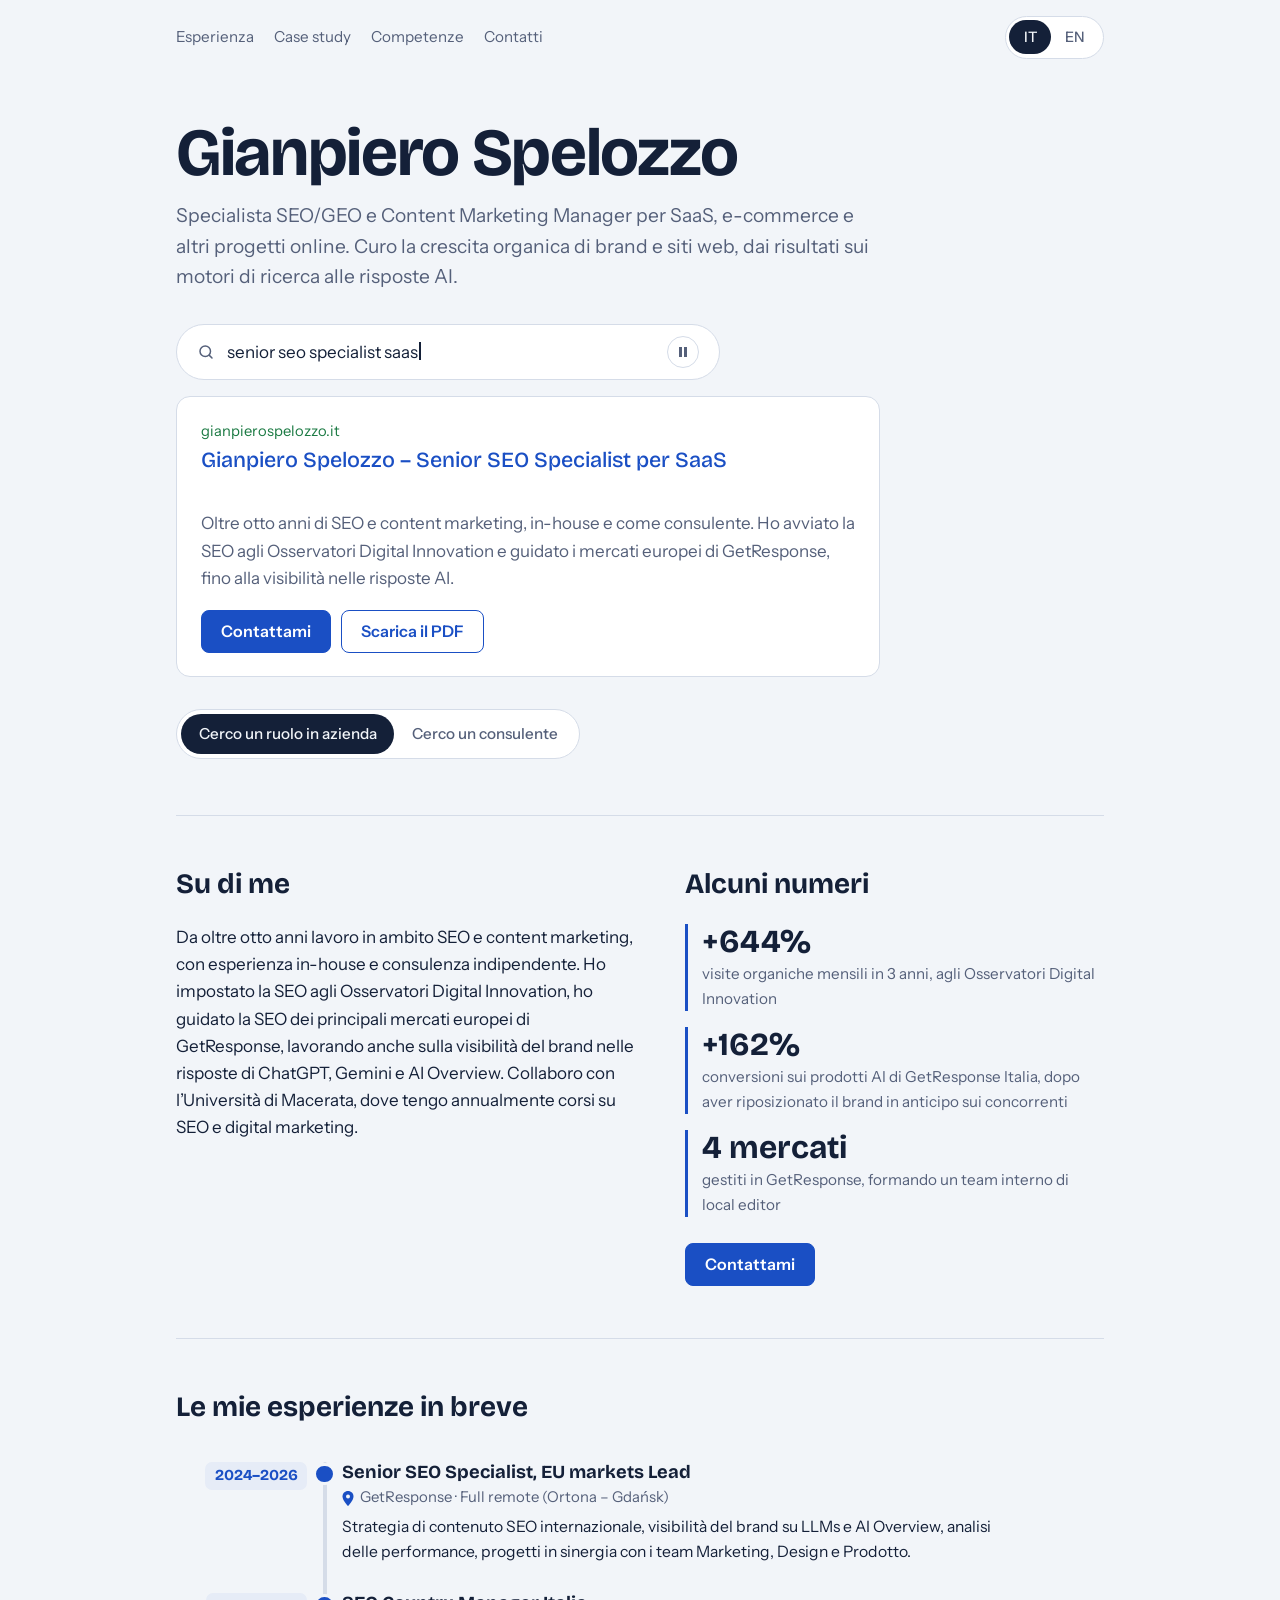
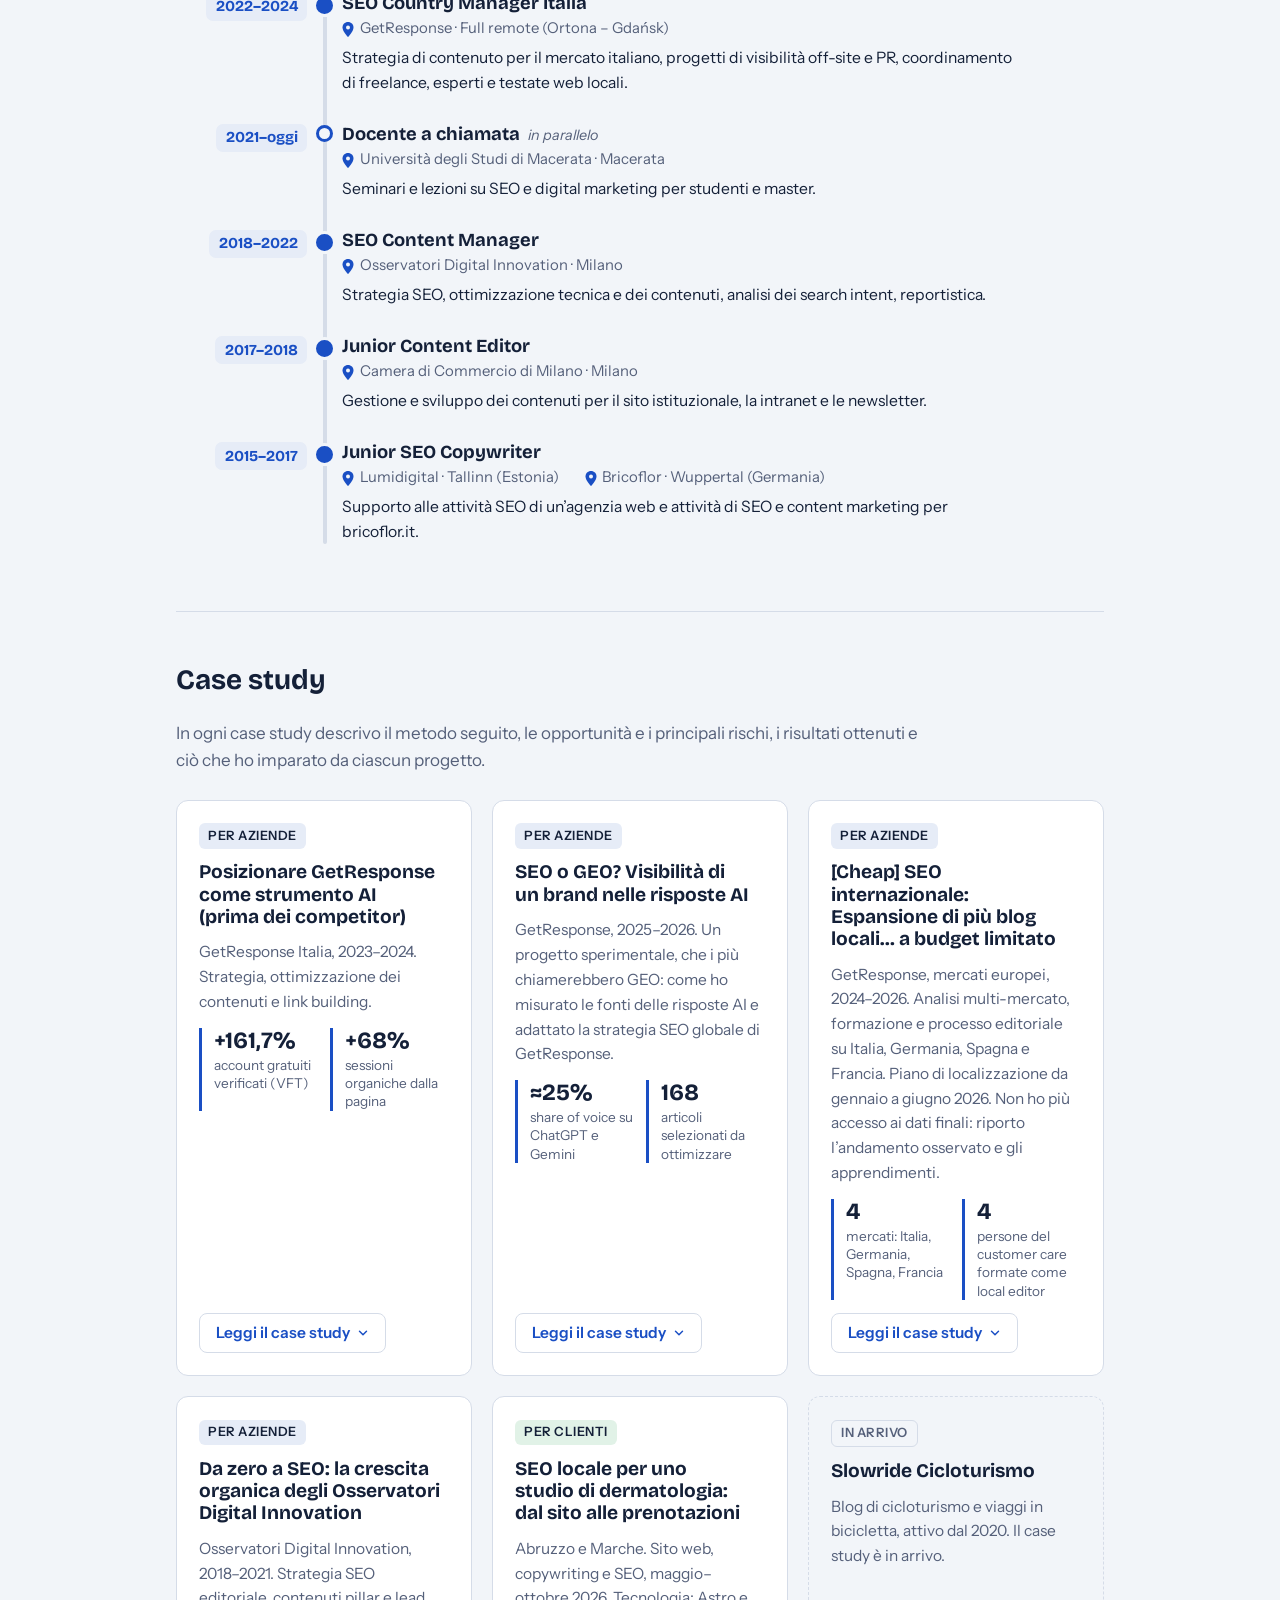
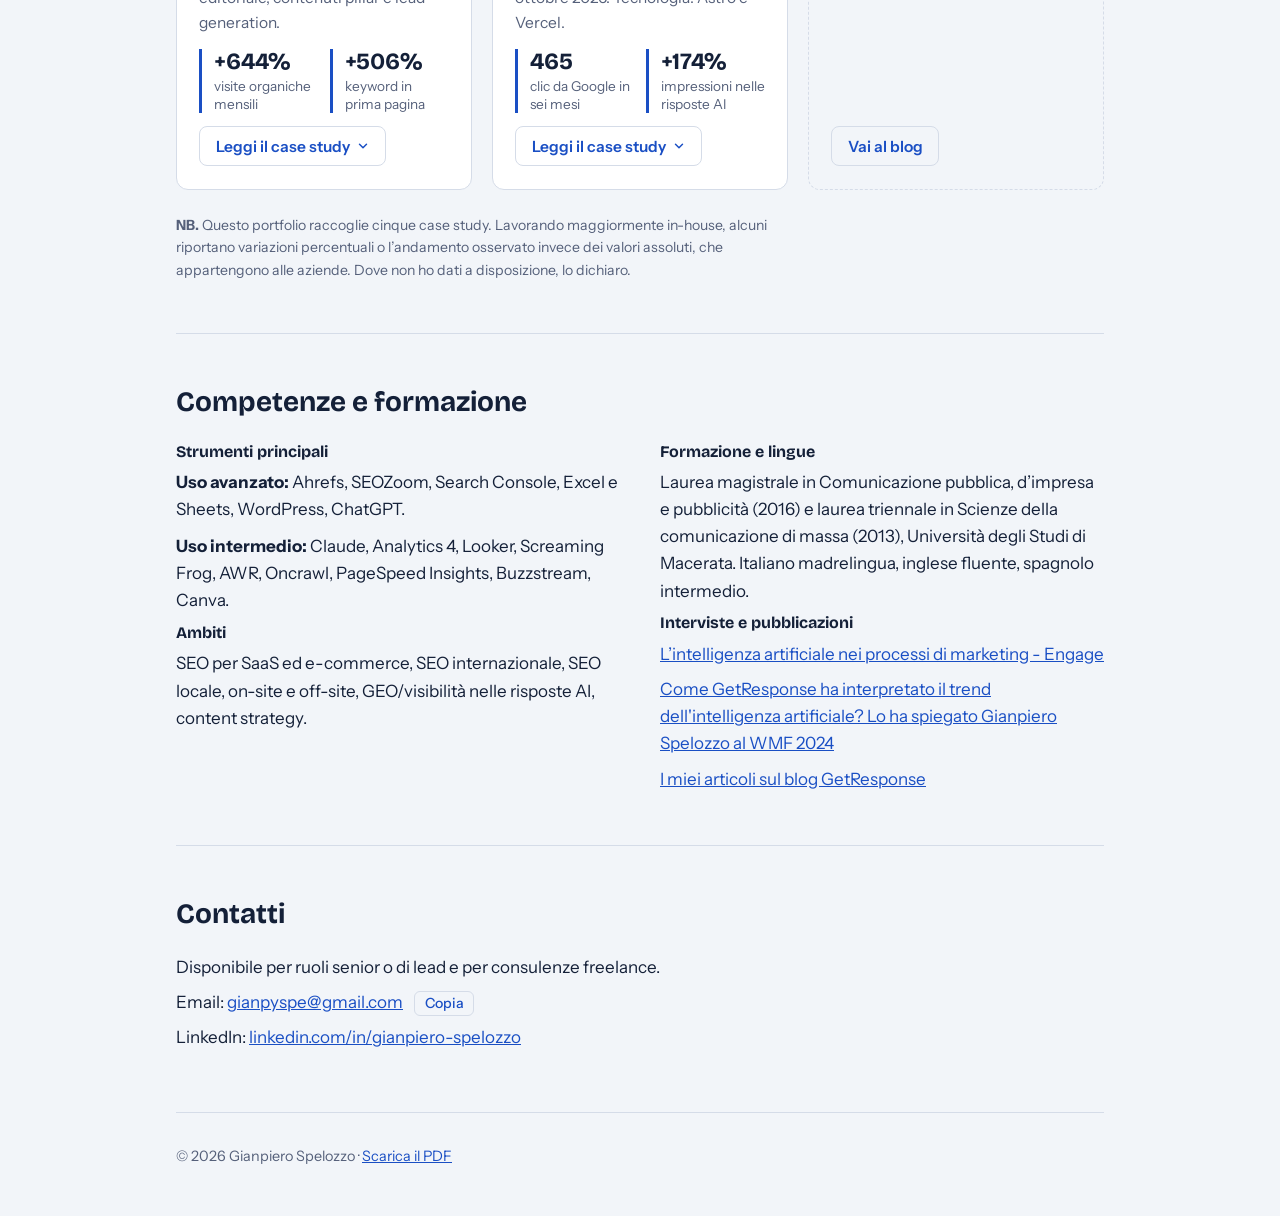
<file: index.html>
<!doctype html>
<html lang="it">
<head>
<meta charset="utf-8">
<meta name="viewport" content="width=device-width, initial-scale=1, viewport-fit=cover">
<title>Gianpiero Spelozzo – Specialista SEO/GEO e Content Marketing</title>
<meta name="description" content="Portfolio di Gianpiero Spelozzo, specialista SEO/GEO e Content Marketing Manager per SaaS ed e-commerce: case study, esperienze e contatti.">
<link rel="canonical" href="https://gianpierospelozzo.it/">
<link rel="alternate" hreflang="it" href="https://gianpierospelozzo.it/">
<link rel="alternate" hreflang="en" href="https://gianpierospelozzo.it/en/">
<link rel="alternate" hreflang="x-default" href="https://gianpierospelozzo.it/">
<meta property="og:type" content="website">
<meta property="og:site_name" content="Gianpiero Spelozzo">
<meta property="og:title" content="Gianpiero Spelozzo – Specialista SEO/GEO e Content Marketing">
<meta property="og:description" content="Portfolio di Gianpiero Spelozzo, specialista SEO/GEO e Content Marketing Manager per SaaS ed e-commerce: case study, esperienze e contatti.">
<meta property="og:url" content="https://gianpierospelozzo.it/">
<meta property="og:locale" content="it_IT">
<meta property="og:locale:alternate" content="en_GB">
<meta property="og:image" content="https://gianpierospelozzo.it/img/og-it.png">
<meta property="og:image:width" content="1200"><meta property="og:image:height" content="630">
<meta name="twitter:card" content="summary_large_image">
<meta name="twitter:title" content="Gianpiero Spelozzo – Specialista SEO/GEO e Content Marketing">
<meta name="twitter:description" content="Portfolio di Gianpiero Spelozzo, specialista SEO/GEO e Content Marketing Manager per SaaS ed e-commerce: case study, esperienze e contatti.">
<meta name="twitter:image" content="https://gianpierospelozzo.it/img/og-it.png">
<meta name="theme-color" content="#f2f5f9" media="(prefers-color-scheme: light)"><meta name="theme-color" content="#0e1524" media="(prefers-color-scheme: dark)">
<link rel="icon" href="/favicon.svg" type="image/svg+xml">
<link rel="preconnect" href="https://fonts.googleapis.com"><link rel="preconnect" href="https://fonts.gstatic.com" crossorigin>
<link href="https://fonts.googleapis.com/css2?family=Bricolage+Grotesque:wght@500;700&family=Instrument+Sans:ital,wght@0,400;0,500;0,600;1,400&display=swap" rel="stylesheet">
<link rel="stylesheet" href="/css/site.css">
<script>document.documentElement.classList.add('js')</script>
<script type="application/ld+json">{"@context": "https://schema.org", "@graph": [{"@type": "Person", "@id": "https://gianpierospelozzo.it/#gianpiero", "name": "Gianpiero Spelozzo", "url": "https://gianpierospelozzo.it/", "jobTitle": "SEO/GEO Specialist", "description": "Portfolio di Gianpiero Spelozzo, specialista SEO/GEO e Content Marketing Manager per SaaS ed e-commerce: case study, esperienze e contatti.", "email": "gianpyspe@gmail.com", "image": "https://gianpierospelozzo.it/img/og-it.png", "sameAs": ["https://www.linkedin.com/in/gianpiero-spelozzo/"], "knowsAbout": ["SEO", "GEO (generative engine optimization)", "Content marketing", "International SEO", "Local SEO", "Content strategy"], "alumniOf": {"@type": "CollegeOrUniversity", "name": "Università degli Studi di Macerata"}, "knowsLanguage": ["it", "en", "es"]}, {"@type": "WebSite", "@id": "https://gianpierospelozzo.it/#website", "url": "https://gianpierospelozzo.it/", "name": "Gianpiero Spelozzo", "inLanguage": ["it", "en"], "publisher": {"@id": "https://gianpierospelozzo.it/#gianpiero"}}, {"@type": "WebPage", "@id": "https://gianpierospelozzo.it/#webpage", "url": "https://gianpierospelozzo.it/", "name": "Gianpiero Spelozzo – Specialista SEO/GEO e Content Marketing", "description": "Portfolio di Gianpiero Spelozzo, specialista SEO/GEO e Content Marketing Manager per SaaS ed e-commerce: case study, esperienze e contatti.", "inLanguage": "it", "isPartOf": {"@id": "https://gianpierospelozzo.it/#website"}, "about": {"@id": "https://gianpierospelozzo.it/#gianpiero"}}]}</script>
</head>
<body>
<a class="skip" href="#main">Vai al contenuto</a>
<div class="wrap">
<header class="topbar">
<nav aria-label="Sezioni"><a href="#exp">Esperienza</a><a href="#cases-s">Case study</a><a href="#skills">Competenze</a><a href="#contact">Contatti</a></nav>
<div class="seg" role="group" aria-label="Lingua / Language"><a href="/" hreflang="it" lang="it" aria-current="true">IT</a><a href="/en/" hreflang="en" lang="en">EN</a></div>
</header>
<main id="main">
<section class="hero" id="top">
<h1 class="name">Gianpiero Spelozzo</h1>
<p class="tagline">Specialista SEO/GEO e Content Marketing Manager per SaaS, e-commerce e altri progetti online. Curo la crescita organica di brand e siti web, dai risultati sui motori di ricerca alle risposte AI.</p>
<div class="bar" role="img" aria-label="Esempio di ricerca"><svg width="18" height="18" viewBox="0 0 24 24" fill="none" stroke="currentColor" stroke-width="2" stroke-linecap="round" aria-hidden="true"><circle cx="11" cy="11" r="7"/><path d="m20 20-3.5-3.5"/></svg><span aria-hidden="true" class="qwrap"><span id="q">senior seo specialist saas</span><span class="cursor"></span></span><button type="button" class="pz" id="pz" aria-pressed="false" aria-label="Metti in pausa le ricerche di esempio" title="Metti in pausa le ricerche di esempio"><svg width="12" height="12" viewBox="0 0 12 12" aria-hidden="true"><path d="M2 1h3v10H2zM7 1h3v10H7z" fill="currentColor"/></svg></button></div>
<div class="serp">
<p class="u">gianpierospelozzo.it</p>
<p class="t" id="serpt">Gianpiero Spelozzo – Senior SEO Specialist per SaaS</p>
<p class="d" id="lead">Oltre otto anni di SEO e content marketing, in-house e come consulente. Ho avviato la SEO agli Osservatori Digital Innovation e guidato i mercati europei di GetResponse, fino alla visibilità nelle risposte AI.</p>
<div class="actions"><a class="btn pri" id="cta" href="#contact">Contattami</a><a class="btn sec" href="/pdf/Portfolio_SEO_Gianpiero_Spelozzo_IT.pdf" target="_blank" rel="noopener">Scarica il PDF</a></div>
</div>
<div class="path" role="group" id="path"><button type="button" id="p1" aria-pressed="true">Cerco un ruolo in azienda</button><button type="button" id="p2" aria-pressed="false">Cerco un consulente</button></div>
</section>
<section id="about-s"><div class="about"><div><h2>Su di me</h2><p>Da oltre otto anni lavoro in ambito SEO e content marketing, con esperienza in-house e consulenza indipendente. Ho impostato la SEO agli Osservatori Digital Innovation, ho guidato la SEO dei principali mercati europei di GetResponse, lavorando anche sulla visibilità del brand nelle risposte di ChatGPT, Gemini e AI Overview. Collaboro con l’Università di Macerata, dove tengo annualmente corsi su SEO e digital marketing.</p></div>
<div><h2>Alcuni numeri</h2><dl class="nums"><div><dt>+644%</dt><dd>visite organiche mensili in 3 anni, agli Osservatori Digital Innovation</dd></div><div><dt>+162%</dt><dd>conversioni sui prodotti AI di GetResponse Italia, dopo aver riposizionato il brand in anticipo sui concorrenti</dd></div><div><dt>4 mercati</dt><dd>gestiti in GetResponse, formando un team interno di local editor</dd></div></dl><a class="btn pri numcta" href="#contact">Contattami</a></div></div></section>
<section id="exp"><h2>Le mie esperienze in breve</h2><ol class="tl"><li><span class="yr">2024–2026</span><span class="dot" aria-hidden="true"></span><div class="txt"><h3>Senior SEO Specialist, EU markets Lead</h3><div class="where"><span><svg width="12" height="15" viewBox="0 0 12 15" aria-hidden="true"><path d="M6 0C2.9 0 .5 2.4.5 5.4c0 3.9 5.5 9.6 5.5 9.6s5.5-5.7 5.5-9.6C11.5 2.4 9.1 0 6 0Z" fill="currentColor"/><circle cx="6" cy="5.4" r="2" fill="var(--bg)"/></svg>GetResponse · Full remote (Ortona – Gdańsk)</span></div><p>Strategia di contenuto SEO internazionale, visibilità del brand su LLMs e AI Overview, analisi delle performance, progetti in sinergia con i team Marketing, Design e Prodotto.</p></div></li><li><span class="yr">2022–2024</span><span class="dot" aria-hidden="true"></span><div class="txt"><h3>SEO Country Manager Italia</h3><div class="where"><span><svg width="12" height="15" viewBox="0 0 12 15" aria-hidden="true"><path d="M6 0C2.9 0 .5 2.4.5 5.4c0 3.9 5.5 9.6 5.5 9.6s5.5-5.7 5.5-9.6C11.5 2.4 9.1 0 6 0Z" fill="currentColor"/><circle cx="6" cy="5.4" r="2" fill="var(--bg)"/></svg>GetResponse · Full remote (Ortona – Gdańsk)</span></div><p>Strategia di contenuto per il mercato italiano, progetti di visibilità off-site e PR, coordinamento di freelance, esperti e testate web locali.</p></div></li><li><span class="yr">2021–oggi</span><span class="dot par" aria-hidden="true"></span><div class="txt"><h3>Docente a chiamata<em>in parallelo</em></h3><div class="where"><span><svg width="12" height="15" viewBox="0 0 12 15" aria-hidden="true"><path d="M6 0C2.9 0 .5 2.4.5 5.4c0 3.9 5.5 9.6 5.5 9.6s5.5-5.7 5.5-9.6C11.5 2.4 9.1 0 6 0Z" fill="currentColor"/><circle cx="6" cy="5.4" r="2" fill="var(--bg)"/></svg>Università degli Studi di Macerata · Macerata</span></div><p>Seminari e lezioni su SEO e digital marketing per studenti e master.</p></div></li><li><span class="yr">2018–2022</span><span class="dot" aria-hidden="true"></span><div class="txt"><h3>SEO Content Manager</h3><div class="where"><span><svg width="12" height="15" viewBox="0 0 12 15" aria-hidden="true"><path d="M6 0C2.9 0 .5 2.4.5 5.4c0 3.9 5.5 9.6 5.5 9.6s5.5-5.7 5.5-9.6C11.5 2.4 9.1 0 6 0Z" fill="currentColor"/><circle cx="6" cy="5.4" r="2" fill="var(--bg)"/></svg>Osservatori Digital Innovation · Milano</span></div><p>Strategia SEO, ottimizzazione tecnica e dei contenuti, analisi dei search intent, reportistica.</p></div></li><li><span class="yr">2017–2018</span><span class="dot" aria-hidden="true"></span><div class="txt"><h3>Junior Content Editor</h3><div class="where"><span><svg width="12" height="15" viewBox="0 0 12 15" aria-hidden="true"><path d="M6 0C2.9 0 .5 2.4.5 5.4c0 3.9 5.5 9.6 5.5 9.6s5.5-5.7 5.5-9.6C11.5 2.4 9.1 0 6 0Z" fill="currentColor"/><circle cx="6" cy="5.4" r="2" fill="var(--bg)"/></svg>Camera di Commercio di Milano · Milano</span></div><p>Gestione e sviluppo dei contenuti per il sito istituzionale, la intranet e le newsletter.</p></div></li><li><span class="yr">2015–2017</span><span class="dot" aria-hidden="true"></span><div class="txt"><h3>Junior SEO Copywriter</h3><div class="where"><span><svg width="12" height="15" viewBox="0 0 12 15" aria-hidden="true"><path d="M6 0C2.9 0 .5 2.4.5 5.4c0 3.9 5.5 9.6 5.5 9.6s5.5-5.7 5.5-9.6C11.5 2.4 9.1 0 6 0Z" fill="currentColor"/><circle cx="6" cy="5.4" r="2" fill="var(--bg)"/></svg>Lumidigital · Tallinn (Estonia)</span><span><svg width="12" height="15" viewBox="0 0 12 15" aria-hidden="true"><path d="M6 0C2.9 0 .5 2.4.5 5.4c0 3.9 5.5 9.6 5.5 9.6s5.5-5.7 5.5-9.6C11.5 2.4 9.1 0 6 0Z" fill="currentColor"/><circle cx="6" cy="5.4" r="2" fill="var(--bg)"/></svg>Bricoflor · Wuppertal (Germania)</span></div><p>Supporto alle attività SEO di un’agenzia web e attività di SEO e content marketing per bricoflor.it.</p></div></li></ol></section>
<section id="cases-s"><h2>Case study</h2><p class="intro">In ogni case study descrivo il metodo seguito, le opportunità e i principali rischi, i risultati ottenuti e ciò che ho imparato da ciascun progetto.</p><div class="cases" id="cases"><article class="case" id="cs1" aria-labelledby="cs1-t"><span class="tag">Per aziende</span><h3 id="cs1-t">Posizionare GetResponse come strumento AI (prima dei competitor)</h3><p class="csub">GetResponse Italia, 2023–2024. Strategia, ottimizzazione dei contenuti e link building.</p><dl class="kpis"><div><dt>+161,7%</dt><dd>account gratuiti verificati (VFT)</dd></div><div><dt>+68%</dt><dd>sessioni organiche dalla pagina</dd></div></dl><button type="button" class="more" data-id="cs1" aria-expanded="false" aria-controls="cs1-b"><span>Leggi il case study</span><svg width="14" height="14" viewBox="0 0 24 24" fill="none" stroke="currentColor" stroke-width="2.5" stroke-linecap="round" stroke-linejoin="round" aria-hidden="true"><path d="m6 9 6 6 6-6"/></svg></button><div class="cbody" id="cs1-b"><h4>Il segnale</h4><p>Nel 2023 una pagina del centro assistenza, “Come creare un sito web con l’IA”, scritta per supportare i clienti e non per la SEO, riceve traffico e conversioni da Google dopo una lunga inattività. Con ChatGPT è cambiato il modo di cercare l’AI: prima si cercava di capirla, ora si cerca come usarla per fare cose. Tra gennaio e giugno 2023 la pagina diventa la seconda del sito italiano per visite e conversioni da Google.</p><figure class="fig"><img src="/img/ai-interest.png" alt="Interesse per l’AI in Italia (giugno 2022 – maggio 2023), con gli eventi di mercato e, in giallo, le azioni SEO di GetResponse." width="1400" height="780" loading="lazy" decoding="async"><figcaption>Interesse per l’AI in Italia (giugno 2022 – maggio 2023), con gli eventi di mercato e, in giallo, le azioni SEO di GetResponse.</figcaption></figure><h4>Cosa ho fatto</h4><ul><li><b>Letto la domanda.</b> Ho ricostruito come sono cambiate le ricerche sull’AI (dal 2018 al 2023) e mappato i sotto-temi, con lo stadio di maturità dell’intento di ciascuno.</li><li><b>Ottimizzato la help page.</b> Da pagina di servizio a pagina che acquisisce nuovi utenti: aggiunta di contesto sulle alternative a ChatGPT, revisione dei link interni, revisione della qualità, aggiunta di CTA verso le pagine prodotto.</li><li><b>Pianificato sette articoli sull’AI</b>, scegliendo i temi più affini ai prodotti di GetResponse, con relativo content brief. Gli articoli sono stati fatti realizzare da esperti italiani dell’AI per far leva sull’approccio E-E-A-T.</li><li><b>Sostenuto i contenuti con i link:</b> interviste, guest post, recensioni esterne e placement.</li></ul><figure class="fig small"><a href="https://engage.it/tecnologia/lintelligenza-artificiale-nei-processi-di-marketing-la-strategia-di-getresponse.aspx" target="_blank" rel="noopener"><img src="/img/engage.webp" alt="L’intelligenza artificiale nei processi di marketing - Engage" width="1118" height="965" loading="lazy" decoding="async"></a><figcaption><a href="https://engage.it/tecnologia/lintelligenza-artificiale-nei-processi-di-marketing-la-strategia-di-getresponse.aspx" target="_blank" rel="noopener">L’intelligenza artificiale nei processi di marketing - Engage</a></figcaption></figure><h4>Risultati</h4><dl class="stats"><div><dt>+161,7%</dt><dd>account gratuiti verificati (VFT) dopo l’ottimizzazione della pagina di servizio (periodo: 3 mesi rispetto al periodo precedente)</dd></div><div><dt>+68%</dt><dd>sessioni organiche dalla pagina di servizio nello stesso periodo</dd></div><div><dt>38%</dt><dd>quota del blog sul traffico organico a settembre 2024, contro l’8% di gennaio 2023</dd></div><div><dt>70%</dt><dd>del traffico del blog dagli articoli a tema AI (periodo: ottobre 2023 – ottobre 2024)</dd></div></dl><figure class="fig"><img src="/img/sessions-it.png" alt="Sessioni mensili da motori di ricerca, gennaio 2023 – settembre 2024: totale del sito (grigio) e blog (blu)." width="1400" height="473" loading="lazy" decoding="async"><figcaption>Sessioni mensili da motori di ricerca, gennaio 2023 – settembre 2024: totale del sito (grigio) e blog (blu).</figcaption></figure><p>Da gennaio 2023 a settembre 2024 le sessioni mensili del blog da motori di ricerca sono cresciute del 477% e le sue conversioni mensili (utenti che hanno attivato l’account di GetResponse) del 283%. Un articolo dedicato ai migliori siti di intelligenza artificiale è diventato il più visitato dell’anno. Dopo il periodo in analisi, lo stesso articolo ha poi mantenuto la posizione zero per le ricerche di tool con intelligenza artificiale e, dal 2025, ha mantenuto la presenza fissa in AI Overview, tanto che competitor e altri vendor affini mi hanno chiesto più volte di essere citati in quell’articolo.</p><h4>Aver anticipato il mercato</h4><p>Con questa strategia ho riposizionato GetResponse come strumento AI in anticipo: poco dopo, tutti i software concorrenti avrebbero integrato l’AI nei loro prodotti, ma noi eravamo già nelle ricerche su questo tema. Si è sviluppata presto anche la ricerca di brand “ai getresponse”. In questo senso non ho solo intercettato la domanda: ne ho contribuito a creare una nuova, legata al brand.</p><p class="src">Fonte: dati interni GetResponse, 2023–2024.</p></div></article><article class="case" id="cs2" aria-labelledby="cs2-t"><span class="tag">Per aziende</span><h3 id="cs2-t">SEO o GEO? Visibilità di un brand nelle risposte AI</h3><p class="csub">GetResponse, 2025–2026. Un progetto sperimentale, che i più chiamerebbero GEO: come ho misurato le fonti delle risposte AI e adattato la strategia SEO globale di GetResponse.</p><dl class="kpis"><div><dt>≈25%</dt><dd>share of voice su ChatGPT e Gemini</dd></div><div><dt>168</dt><dd>articoli selezionati da ottimizzare</dd></div></dl><button type="button" class="more" data-id="cs2" aria-expanded="false" aria-controls="cs2-b"><span>Leggi il case study</span><svg width="14" height="14" viewBox="0 0 24 24" fill="none" stroke="currentColor" stroke-width="2.5" stroke-linecap="round" stroke-linejoin="round" aria-hidden="true"><path d="m6 9 6 6 6-6"/></svg></button><div class="cbody" id="cs2-b"><h4>Obiettivo e ipotesi</h4><p>Migliorare visibilità e posizionamento del brand nelle risposte di ChatGPT, Gemini e AI Overview. Gli LLMs costruiscono le risposte d’acquisto a partire da un insieme ristretto di fonti: lavorando su quelle fonti e sui contenuti propri aumentano le probabilità di essere citati e raccomandati.</p><h4>Step 1. Costruire il sistema di misura</h4><p>Monitoraggio periodico su ChatGPT e Gemini, con prompt d’acquisto raggruppati in 13 aree tematiche. Metriche: share of voice, share of mentions, sentiment e domini citati.</p><p>A maggio 2026, su 260 run, la share of voice era di circa il 25%, ancora lontana dai leader della categoria, con +1,0 punti percentuali sul mese precedente. Più alta su Gemini (28,5%) che su ChatGPT (21,5%).</p><figure class="fig"><img src="/img/sov.png" alt="Share of voice nelle risposte AI per brand, maggio 2026." width="1238" height="658" loading="lazy" decoding="async"><figcaption>Share of voice nelle risposte AI per brand, maggio 2026.</figcaption></figure><p>Aree tematiche forti: Lead generation (45%) ed Email marketing (30%). Aree deboli: CRM e Lifecycle automation (10%).</p><p>Limite: con due run al mese le variazioni per singola area possono essere rumore statistico.</p><h4>Step 2. Presidiare le fonti più citate</h4><p>Il sistema mostra anche da dove gli LLMs prendono le informazioni. Tra i domini più citati nelle risposte ai prompt monitorati, Reddit è in testa, seguito da siti comparativi e di recensioni, blog tecnici e Wikipedia.</p><figure class="fig"><img src="/img/domains-it.png" alt="Domini più citati nelle risposte ai prompt monitorati (top 12). Fonte: dati interni GetResponse." width="1400" height="617" loading="lazy" decoding="async"><figcaption>Domini più citati nelle risposte ai prompt monitorati (top 12). Fonte: dati interni GetResponse.</figcaption></figure><p><b>Reddit</b> è di gran lunga la fonte più citata, con oltre quattro volte le citazioni della seconda: ha avuto un lavoro dedicato, in due fasi.</p><ul><li><b>Commenti sui thread (2025).</b> Circa 30 commenti a settimana su thread scelti per ranking e interazioni, più Quora per l’Italia. In tre mesi: 131 menzioni su Reddit (1.546 visualizzazioni) e 58 su Quora (4.447). Poi Reddit ha applicato una politica di ban molto aggressiva contro il marketing nei commenti e questa strada si è chiusa.</li><li><b>Post dalle query degli LLMs (2026).</b> Ho raccolto le fan-out query, cioè le ricerche che gli LLMs fanno prima di rispondere: 1.863 query uniche raccolte in 7 run. Da queste ho ricavato 14 idee di post, da pubblicare da un nuovo account dedicato, partendo dai temi con più domanda e meno presenza di Reddit.</li></ul><p>Il primo post, dopo 24 ore, era stato già citato 7 volte ed è diventato l’ottavo post Reddit più citato tra i prompt monitorati.</p><p><b>Oltre Reddit </b> Dallo studio delle fonti più citate ho compilato una lista di siti dove migliorare la presenza del marchio, soprattutto listicle, siti comparativi e blog tematici. In alcuni GetResponse non era presente, in altri compariva troppo in basso o con informazioni datate sul prodotto. Ho passato la lista ai team Brand e PR, perché non si trattava di semplice link acquisition ma di comunicazione del marchio su quelle fonti.</p><h4>Step 3. Ottimizzare i contenuti proprietari</h4><p>Ho selezionato 168 articoli tra blog inglese, tedesco, italiano e spagnolo, in base a calo di clic, opportunità in <i>striking distance</i>, importanza del topic e tipo di contenuto, e assegnato a ciascuno uno di quattro framework di ottimizzazione: 1) ottimizzazione leggera, 2) arricchimento con capsule di risposta, 3) riscrittura avanzata, 4) potenziamento di articoli comparativi. L’AI produce blocchi modulari (FAQ, tabelle, capsule di risposta, schema markup, altri elementi) e l’editor locale li integra mantenendo il controllo editoriale. Per rendere il processo ripetibile ho disegnato un framework con agenti.</p><div class="dg"><p class="cap">Azzurro: agente AI. Verde: intervento umano.</p><h5>1. Preparazione del brief</h5><div class="row"><div class="bx h"><b>Input manuali</b><span>Articolo originale, pagine dei competitor, SERP, People Also Ask e AI Overview, linee guida SEO, conoscenza di prodotto</span></div><div class="bx"><b>Brief builder SERP-SEO</b><span>L’agente genera il brief</span></div><div class="bx"><b>Brief SEO e gap analysis</b><span>Cosa manca all’articolo rispetto all’analisi del Brief builder</span></div></div><h5>2. Scelta del percorso</h5><div class="row"><div class="bx h"><b>Nuovo articolo o riscrittura profonda</b><span>Il brief va a un writer esterno</span></div><div class="bx"><b>Affinamento leggero</b><span>Brief compattato, codice dell’articolo, regole SEO e conoscenza di prodotto passano alla pipeline</span></div></div><h5>3. Pipeline di affinamento</h5><div class="row"><div class="bx"><b>1 Parser</b><span>Converte l’articolo in una mappa di blocchi</span></div><div class="bx"><b>2 Diagnostica</b><span>Assegna a ogni blocco l’azione necessaria</span></div><div class="bx"><b>2.5 Unione e batch</b><span>Prepara la tabella operativa e divide in lotti</span></div><div class="bx"><b>3 Rewriter</b><span>Riscrive un lotto alla volta</span></div><div class="bx"><b>4 Validatore</b><span>Controlla i blocchi rispetto alle regole</span></div><div class="bx h"><b>5 Assemblaggio</b><span>Revisione editoriale umana in WordPress</span></div></div></div><p class="note">Questo step era in corso quando ho lasciato l’azienda: non ho dati sufficienti sui risultati; quindi lo presento come progetto di metodo.</p><h4>Learnings</h4><ul><li><b>Prima si misura.</b> Il sistema ha indicato dove il brand mancava e che le AI (ChatGPT, Google AI Overview, …) possono comportarsi in modo diverso, e ha guidato le scelte successive.</li><li><b>Le fonti contano quanto i contenuti propri.</b> Gli LLMs citano soprattutto community, siti comparativi e blog tematici: presidiarle richiede un lavoro diverso dalla SEO on-site ma diverso anche dalla classica off-site. Occorre il pieno coinvolgimento di Brand e PR.</li><li><b>Su Reddit il marketing nei commenti viene penalizzato.</b> Funzionano i contenuti basati su esperienza e numeri specifici e i post di account autorevoli (meglio ancora se canali presidiati dallo stesso brand).</li><li><b>Le query fan-out degli LLMs sono una fonte di idee.</b> Per capire come ottimizzare i propri contenuti e quali contenuti creare su altre piattaforme.</li><li><b>Cosa avrei migliorato.</b> 1) più run al mese; 2) attribuzione per dominio delle fonti; 3) misura prima e dopo su un campione ristretto di articoli, prima di scalare completamente su più di 100 articoli (non mi è stato possibile a causa delle scelte del board).</li></ul><p class="src">Fonte: dati e analisi da me realizzati per GetResponse, 2025–2026.</p></div></article><article class="case" id="cs3" aria-labelledby="cs3-t"><span class="tag">Per aziende</span><h3 id="cs3-t">[Cheap] SEO internazionale: Espansione di più blog locali… a budget limitato</h3><p class="csub">GetResponse, mercati europei, 2024–2026. Analisi multi-mercato, formazione e processo editoriale su Italia, Germania, Spagna e Francia. Piano di localizzazione da gennaio a giugno 2026. Non ho più accesso ai dati finali: riporto l’andamento osservato e gli apprendimenti.</p><dl class="kpis"><div><dt>4</dt><dd>mercati: Italia, Germania, Spagna, Francia</dd></div><div><dt>4</dt><dd>persone del customer care formate come local editor</dd></div></dl><button type="button" class="more" data-id="cs3" aria-expanded="false" aria-controls="cs3-b"><span>Leggi il case study</span><svg width="14" height="14" viewBox="0 0 24 24" fill="none" stroke="currentColor" stroke-width="2.5" stroke-linecap="round" stroke-linejoin="round" aria-hidden="true"><path d="m6 9 6 6 6-6"/></svg></button><div class="cbody" id="cs3-b"><h4>Il punto di partenza</h4><p>Con poche risorse e senza budget non era possibile applicare strategie ampie in ogni mercato. Ho analizzato prima ciascun mercato (andamento organico, performance dei blog locali, cluster di contenuto, copertura rispetto ai concorrenti) per capire dove un intervento leggero potesse bastare.</p><ul><li><b>Trend.</b> Il calo di sessioni e di attivazioni di account seguiva la mancanza di risorse dedicate e, da metà 2025, si è sommato l’effetto delle AI Overview sulle ricerche non di brand. Le ricerche di brand reggevano meglio: non sono state toccate dalle AI Overview e indirizzano tuttora alle pagine che convertono di più.</li><li><b>Cluster.</b> I contenuti su Affiliate marketing e Monetizzazione portavano più utenti e prove gratuite, seguiti da listicle e confronti tra strumenti. Temi come landing page e lead generation avevano un impatto minore.</li><li><b>Mercati.</b> La Germania era il più competitivo, con operatori locali molto forti. La Spagna aveva il gap di copertura maggiore. L’Italia era un mercato equilibrato, con spazio di manovra su cluster come E-commerce e Automazione. La Francia non aveva mai avuto lavoro SEO: da sviluppare da zero.</li><li><b>Modelli dei concorrenti.</b> Chi localizza articolo per articolo ottiene più visibilità laddove la concorrenza è locale, chi traduce un’architettura globale regge sui temi più universali. Con le risorse che avevamo, il secondo modello era l’unico realistico e percorribile.</li></ul><h4>L’idea</h4><p>Sfruttare i blog come leva a basso costo: localizzare gli articoli che già funzionano nel blog inglese, per portare traffico organico rilevante nei cluster analizzati anche in mercati meno prioritari, ma con utenti interessati.</p><h4>Cosa ho fatto</h4><ul><li><b>Selezione.</b> Ho individuato gli articoli migliori, a partire dal blog inglese, per traffico e potenziale nei cluster che portavano più conversioni organiche.</li><li><b>Formazione.</b> Ho addestrato alla SEO di base quattro persone del team customer care, i local editor, che parlavano le lingue dei mercati. Erano tutti madrelingua, tranne che per il francese.</li><li><b>Piano.</b> Ho preparato per i local editor un piano mensile di articoli da localizzare, da 10 a 15 articoli al mese in totale, in base alla disponibilità di ciascuno.</li><li><b>Processo.</b> Traduzione automatica con il plugin DeepL integrato in WordPress, poi proofreading e inserimento degli elementi SEO di base appresi nella formazione.</li></ul><h4>Cosa è successo</h4><div class="tblwrap" tabindex="0"><table class="tbl"><thead><tr><th scope="col">Mercato</th><th scope="col">Punto di partenza</th><th scope="col">Andamento osservato</th></tr></thead><tbody><tr><th scope="row">Spagna</th><td>Gap di copertura maggiore</td><td>Crescita molto forte</td></tr><tr><th scope="row">Francia</th><td>Nessun lavoro precedente, da zero</td><td>Crescita forte in pochi mesi, da gennaio a giugno 2026</td></tr><tr><th scope="row">Italia</th><td>Mercato equilibrato</td><td>Dopo il calo del 2025 causato dalle AI Overview è rimasta stabile e nel 2026 è tornata a salire, senza raggiungere i livelli precedenti</td></tr><tr><th scope="row">Germania</th><td>Il più competitivo, con operatori locali</td><td>Non decollato</td></tr></tbody></table></div><p>Nel confronto tra primo trimestre 2026 e ultimo trimestre 2025, Spagna e Francia crescevano con forza. Non ho più accesso ai dati finali, per questo non riporto percentuali.</p><h4>Learnings</h4><ul><li><b>La localizzazione leggera funziona dove la concorrenza locale è bassa.</b> In Germania una traduzione rivista non basta: serve una strategia più localizzata e tecnicamente profonda.</li><li><b>Dove non c’era nulla, riproporre contenuti già validati ha dato la risposta più rapida.</b> È stato il caso della Francia.</li><li><b>Scegliere gli articoli conta quanto tradurli.</b> Ho dato priorità ai cluster che portavano più conversione, non a quelli più facili da tradurre.</li><li><b>Formare persone già in azienda amplia la capacità editoriale senza nuovo budget</b>, a patto di un processo semplice e ripetibile, con controllo di qualità.</li><li><b>Il traffico non di brand resta esposto alle AI Overview.</b> Listicle e confronti vanno strutturati anche per le risposte AI.</li><li><b>Cosa avrei fatto dopo.</b> Misurare ogni mercato con una base di partenza chiara, rivedere i criteri di clustering e dedicare alla Germania un piano specifico.</li></ul><p class="src">Fonte: analisi interne GetResponse, 2024–2026.</p></div></article><article class="case" id="cs4" aria-labelledby="cs4-t"><span class="tag">Per aziende</span><h3 id="cs4-t">Da zero a SEO: la crescita organica degli Osservatori Digital Innovation</h3><p class="csub">Osservatori Digital Innovation, 2018–2021. Strategia SEO editoriale, contenuti pillar e lead generation.</p><dl class="kpis"><div><dt>+644%</dt><dd>visite organiche mensili</dd></div><div><dt>+506%</dt><dd>keyword in prima pagina</dd></div></dl><button type="button" class="more" data-id="cs4" aria-expanded="false" aria-controls="cs4-b"><span>Leggi il case study</span><svg width="14" height="14" viewBox="0 0 24 24" fill="none" stroke="currentColor" stroke-width="2.5" stroke-linecap="round" stroke-linejoin="round" aria-hidden="true"><path d="m6 9 6 6 6-6"/></svg></button><div class="cbody" id="cs4-b"><h4>Il punto di partenza</h4><p>Gli Osservatori producono ricerca di alto livello sull’innovazione digitale, ma quel materiale non era pensato per essere trovato su Google. Il sito e-commerce, contenitore di eventi e prodotti, aveva una struttura poco SEO-friendly e poca verticalità sui singoli temi. E i team di ricercatori andavano prima di tutto “acculturati” alla SEO, per trasformare il loro lavoro in asset che portassero traffico. All’inizio non esisteva un team o una progettualità SEO, ma solo un’idea di fondo sulle potenzialità del canale organico: la risorsa incaricata di unire i puntini ero io.</p><h4>Cosa ho fatto</h4><ul><li><b>Separato i ruoli dei siti.</b> Il sito e-commerce posiziona keyword branded, transazionali e la ricerca degli Osservatori. Il blog diventa il cuore della content strategy e intercetta le ricerche informazionali sui temi di ricerca, dalle keyword ad alto volume a quelle più long tail.</li><li><b>Costruito un sistema pillar e cluster.</b> Per i 30 temi di ricerca più in hype ho fatto realizzare una guida digitale, un contenuto pillar che copre tutto il search intent del tema e si sviluppa in articoli di approfondimento sui sottotemi.</li><li><b>Progettato il funnel di conversione.</b> Ogni contenuto porta con CTA progressive: report gratuito (popup dopo 10 secondi), prodotto freemium, prodotto mirato, programma a pagamento.</li><li><b>Impostato il metodo.</b> Tipologie di keyword e long tail, un intento per pagina, analisi di competitor e SERP, topic modeling e standard per title, description, URL e heading.</li><li><b>Coinvolto i team di ricerca.</b> Prime sinergie sui contenuti; dopo i primi esperimenti riusciti, abbiamo ricalibrato risorse interne per copywriting, design delle pagine guida e contatto con le testate, per i link e il trasferimento di autorevolezza.</li><li><b>Formato i ricercatori</b> con sessioni periodiche, per produrre direttamente contenuti con forte valenza SEO.</li><li><b>Curato la migrazione del sito</b> con redirect di oltre 18.000 URL.</li><li><b>Lavorato sui link con digital PR</b>: ottenuti in 3 anni 561 link e 1.602 menzioni sulle più importanti testate online italiane.</li></ul><h4>Risultati</h4><dl class="stats"><div><dt>+644%</dt><dd>visite organiche mensili, da 10.185 (febbraio 2018) a 75.811 (marzo 2021)</dd></div><div><dt>2% a 88%</dt><dd>quota del blog sul traffico organico, da febbraio 2018 ad agosto 2021</dd></div><div><dt>22% a 60%</dt><dd>peso della SEO sul traffico totale del sito, nello stesso periodo</dd></div><div><dt>+506%</dt><dd>keyword in prima pagina, da 554 (gennaio 2019) a 3.355 (settembre 2021)</dd></div><div><dt>23.475</dt><dd>lead generati dal blog tra aprile 2019 e settembre 2021</dd></div></dl><figure class="fig"><img src="/img/osservatori-it.png" alt="Visite mensili da motori di ricerca, febbraio 2018 – settembre 2021: totale (grigio) e blog (blu)." width="1400" height="473" loading="lazy" decoding="async"><figcaption>Visite mensili da motori di ricerca, febbraio 2018 – settembre 2021: totale (grigio) e blog (blu).</figcaption></figure><p>Nel picco di marzo 2021 il blog ha portato 62.033 visite organiche sulle 75.811 totali e più della metà dei suoi lead arrivava dal traffico organico.</p><h4>Cosa ne ho ricavato</h4><p>Sono partito da un sito che era soprattutto una vetrina di eventi e prodotti, ho impostato le basi da zero e poi guidato la crescita. Il risultato è un ecosistema di blog e guide online capace di competere, sui temi dell’innovazione digitale, con le principali testate web verticali e, su diversi temi, di superarle. Dopo i primi risultati il lavoro è diventato di squadra, con ricerca, copywriting, design e PR che usavano un metodo condiviso.</p><p class="src">Fonte: dati interni Osservatori Digital Innovation, 2018–2021.</p></div></article><article class="case" id="cs5" aria-labelledby="cs5-t"><span class="tag cl">Per clienti</span><h3 id="cs5-t">SEO locale per uno studio di dermatologia: dal sito alle prenotazioni</h3><p class="csub">Abruzzo e Marche. Sito web, copywriting e SEO, maggio–ottobre 2026. Tecnologia: Astro e Vercel.</p><dl class="kpis"><div><dt>465</dt><dd>clic da Google in sei mesi</dd></div><div><dt>+174%</dt><dd>impressioni nelle risposte AI</dd></div></dl><button type="button" class="more" data-id="cs5" aria-expanded="false" aria-controls="cs5-b"><span>Leggi il case study</span><svg width="14" height="14" viewBox="0 0 24 24" fill="none" stroke="currentColor" stroke-width="2.5" stroke-linecap="round" stroke-linejoin="round" aria-hidden="true"><path d="m6 9 6 6 6-6"/></svg></button><div class="cbody" id="cs5-b"><h4>La richiesta</h4><p>La dottoressa riceve pazienti in più studi tra Abruzzo e Marche. Serviva un sito che presentasse con chiarezza prestazioni e specializzazioni e rendesse semplice prenotare una visita nella sede più comoda.</p><h4>Cosa ho fatto</h4><ul><li><b>Struttura pensata per la prenotazione.</b> Ogni prestazione ha il suo pulsante “Prenota visita”, collegato al calendario online su MioDottore.</li><li><b>Fiducia prima di tutto.</b> Recensioni verificate dei pazienti e una pagina “Chi sono” sul percorso professionale.</li><li><b>Contatto in un passo.</b> Modulo “Richiedi informazioni” con tipo di visita e recapiti, più una sezione FAQ sui dubbi più comuni.</li><li><b>Veloce e trovabile.</b> Sito statico in Astro su Vercel, ottimizzato per il mobile e per la ricerca locale.</li></ul><h4>Risultati dei primi sei mesi online</h4><dl class="stats"><div><dt>465</dt><dd>clic da Google, +66% negli ultimi tre mesi rispetto ai primi tre</dd></div><div><dt>4,6</dt><dd>posizione media: stabilmente in prima pagina</dd></div><div><dt>30%</dt><dd>dei clic (140) da ricerche no-branded, cioè da pazienti che non conoscevano ancora la dottoressa</dd></div><div><dt>+174%</dt><dd>impressioni nelle risposte AI (853 in totale), stesso confronto tra trimestri</dd></div></dl><figure class="fig"><img src="/img/local-it.png" alt="Clic mensili da Google (in blu le ricerche no-branded) e impressioni mensili nelle risposte AI, maggio–ottobre 2026." width="1400" height="473" loading="lazy" decoding="async"><figcaption>Clic mensili da Google (in blu le ricerche no-branded) e impressioni mensili nelle risposte AI, maggio–ottobre 2026.</figcaption></figure><p class="src">Fonte: Google Search Console, maggio–ottobre 2026. Valori mensili arrotondati.</p><p>Le ricerche di brand, cioè con il nome della dottoressa, sono cresciute fino a settembre 2026 di oltre il 300%. Le ricerche no-branded hanno avuto il picco tra giugno e luglio e si sono poi assestate.</p><h4>Cosa ho imparato e prossimi passi</h4><ul><li><b>Le ricerche di brand misurano il passaparola, quelle no-branded portano pazienti nuovi.</b> Sono le seconde a dover crescere, perché dopo il picco di giugno e luglio si sono stabilizzate.</li><li><b>Le città vicine hanno margine.</b> Prossimi passi: pagine dedicate alle città limitrofe da cui il professionista può attingere nuovi clienti, titoli e descrizioni più efficaci per le ricerche con molte impressioni e pochi clic, più peso alla parola “dermatologa”.</li><li><b>Le risposte AI crescono più in fretta degli altri canali</b> e vanno monitorate ogni mese.</li></ul></div></article><article class="case soon" id="cs6" aria-labelledby="cs6-t"><span class="tag sn">In arrivo</span><h3 id="cs6-t">Slowride Cicloturismo</h3><p class="csub">Blog di cicloturismo e viaggi in bicicletta, attivo dal 2020. Il case study è in arrivo.</p><a class="more" href="https://www.slowridecicloturismo.it/" target="_blank" rel="noopener">Vai al blog</a></article></div><p class="src" style="margin-top:1.5rem"><b>NB.</b> Questo portfolio raccoglie cinque case study. Lavorando maggiormente in-house, alcuni riportano variazioni percentuali o l’andamento osservato invece dei valori assoluti, che appartengono alle aziende. Dove non ho dati a disposizione, lo dichiaro.</p></section>
<section id="skills"><h2>Competenze e formazione</h2><div class="cols"><div><h3>Strumenti principali</h3><p><b>Uso avanzato:</b> Ahrefs, SEOZoom, Search Console, Excel e Sheets, WordPress, ChatGPT.</p><p><b>Uso intermedio:</b> Claude, Analytics 4, Looker, Screaming Frog, AWR, Oncrawl, PageSpeed Insights, Buzzstream, Canva.</p><h3>Ambiti</h3><p>SEO per SaaS ed e-commerce, SEO internazionale, SEO locale, on-site e off-site, GEO/visibilità nelle risposte AI, content strategy.</p></div><div><h3>Formazione e lingue</h3><p>Laurea magistrale in Comunicazione pubblica, d’impresa e pubblicità (2016) e laurea triennale in Scienze della comunicazione di massa (2013), Università degli Studi di Macerata. Italiano madrelingua, inglese fluente, spagnolo intermedio.</p><h3>Interviste e pubblicazioni</h3><ul class="pubs"><li><a href="https://engage.it/tecnologia/lintelligenza-artificiale-nei-processi-di-marketing-la-strategia-di-getresponse.aspx" target="_blank" rel="noopener">L’intelligenza artificiale nei processi di marketing - Engage</a></li><li><a href="https://www.insidemarketing.it/gianpiero-spelozzo-getresponse-wmf-2024/" target="_blank" rel="noopener">Come GetResponse ha interpretato il trend dell&#x27;intelligenza artificiale? Lo ha spiegato Gianpiero Spelozzo al WMF 2024</a></li><li><a href="https://www.getresponse.com/it/blog/authors/gianpiero-spelozzo" target="_blank" rel="noopener">I miei articoli sul blog GetResponse</a></li></ul></div></div></section>
<section id="contact" class="contact"><h2>Contatti</h2><p>Disponibile per ruoli senior o di lead e per consulenze freelance.</p><p>Email: <a href="mailto:gianpyspe@gmail.com" id="mailtxt">gianpyspe@gmail.com</a> <button type="button" class="copy" id="copy">Copia</button></p><p>LinkedIn: <a href="https://www.linkedin.com/in/gianpiero-spelozzo/" target="_blank" rel="noopener">linkedin.com/in/gianpiero-spelozzo</a></p></section>
</main>
<footer>© 2026 Gianpiero Spelozzo · <a href="/pdf/Portfolio_SEO_Gianpiero_Spelozzo_IT.pdf" target="_blank" rel="noopener">Scarica il PDF</a></footer>
</div>
<script type="application/json" id="sitedata">{"lead1": "Oltre otto anni di SEO e content marketing, in-house e come consulente. Ho avviato la SEO agli Osservatori Digital Innovation e guidato i mercati europei di GetResponse, fino alla visibilità nelle risposte AI.", "lead2": "Realizzo siti e curo la SEO per professionisti e piccole attività: dalla struttura del sito alle prime prenotazioni, con risultati misurati su Search Console.", "cta1": "Contattami", "cta2": "Parliamo del tuo progetto", "more": "Leggi il case study", "less": "Chiudi", "copy": "Copia", "copied": "Copiato", "pz1": "Metti in pausa le ricerche di esempio", "pz2": "Riprendi le ricerche di esempio", "roles": {"1": [["senior seo specialist saas", "Gianpiero Spelozzo – Senior SEO Specialist per SaaS"], ["seo country manager italia", "Gianpiero Spelozzo – SEO Country Manager Italia"], ["international seo specialist", "Gianpiero Spelozzo – International SEO Specialist, mercati europei"], ["seo content manager", "Gianpiero Spelozzo – SEO Content Manager"], ["geo specialist ai search", "Gianpiero Spelozzo – Specialista GEO, visibilità nelle risposte AI"], ["seo lead europa", "Gianpiero Spelozzo – Senior SEO Specialist, EU markets Lead"]], "2": [["consulente seo freelance", "Gianpiero Spelozzo – Consulente SEO freelance"], ["seo locale studio medico", "Gianpiero Spelozzo – SEO locale per studi e professionisti"], ["consulente seo e-commerce", "Gianpiero Spelozzo – Consulente SEO per SaaS ed e-commerce"], ["sito web e seo per professionisti", "Gianpiero Spelozzo – Sito web e SEO, dalla struttura alle prenotazioni"], ["consulente geo risposte ai", "Gianpiero Spelozzo – Consulenza GEO e visibilità nelle risposte AI"]]}}</script>
<script src="/js/site.js" defer></script>
</body>
</html>
</file>
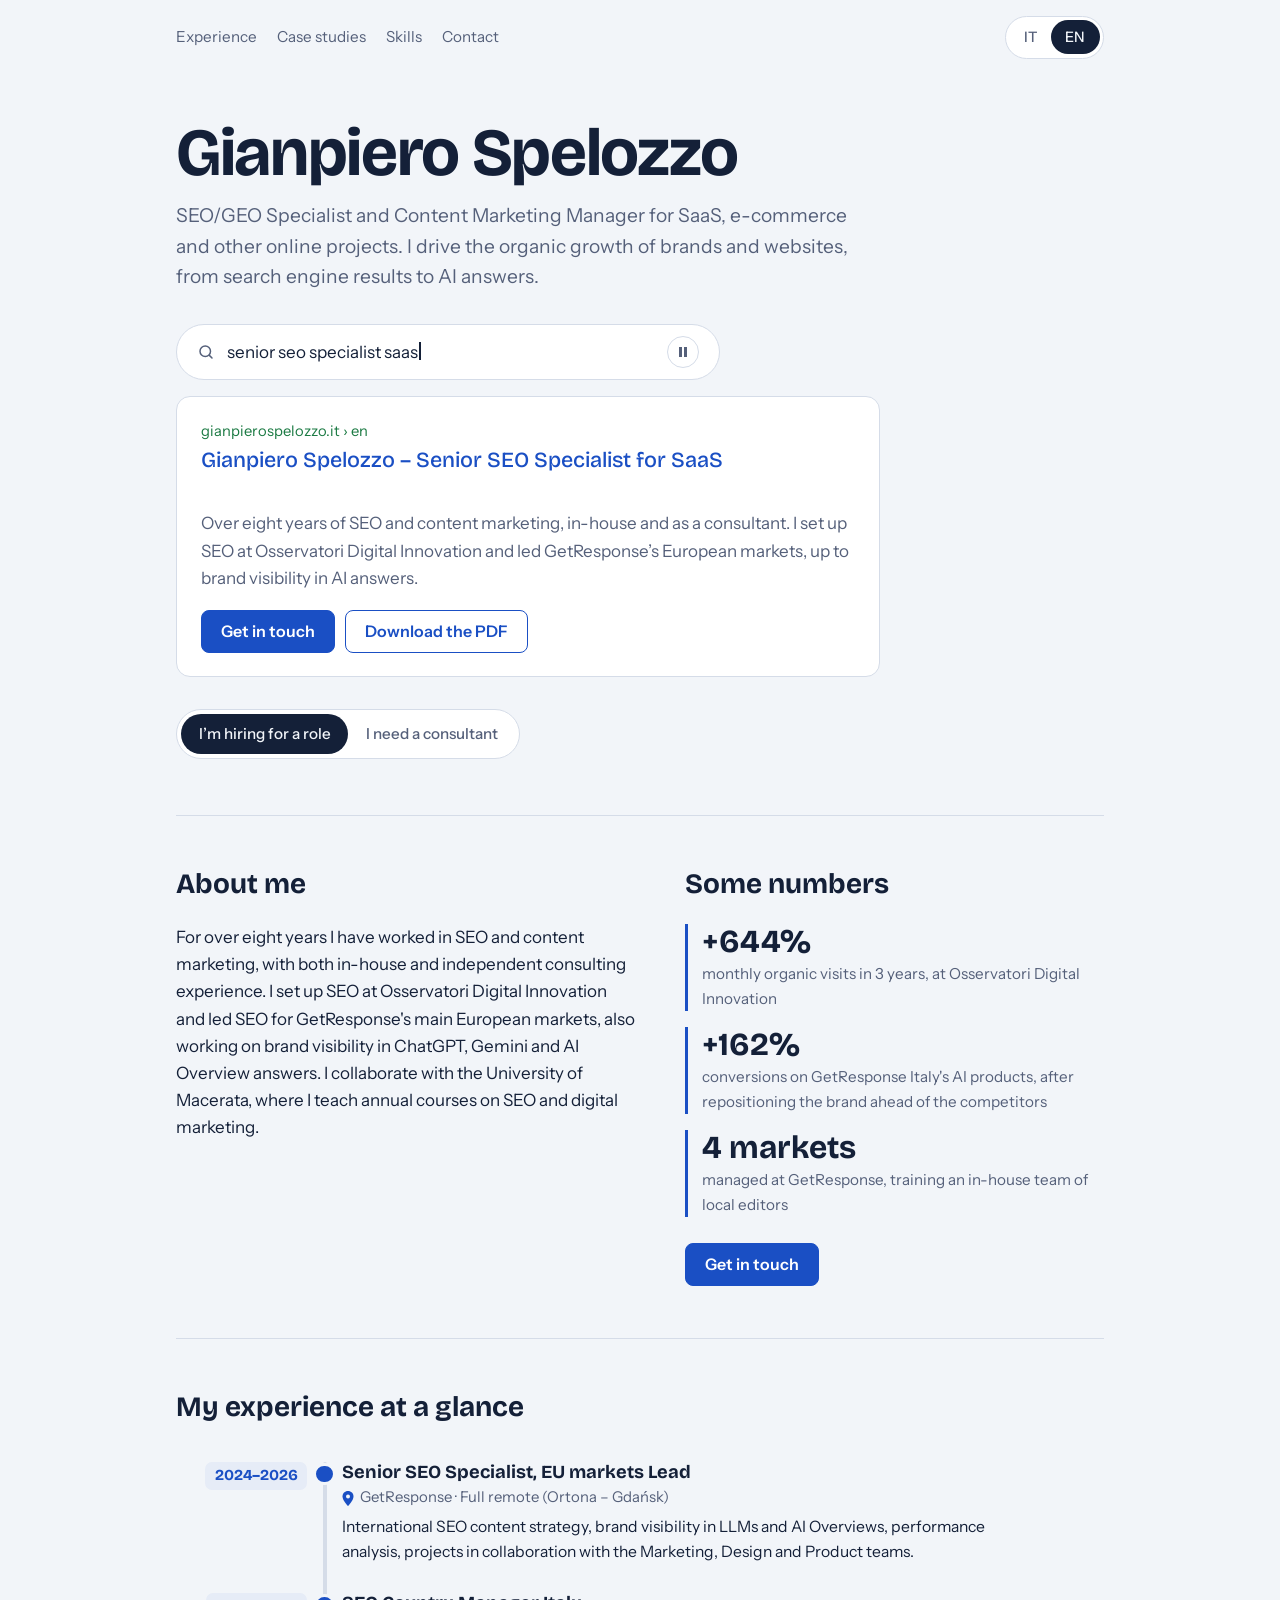
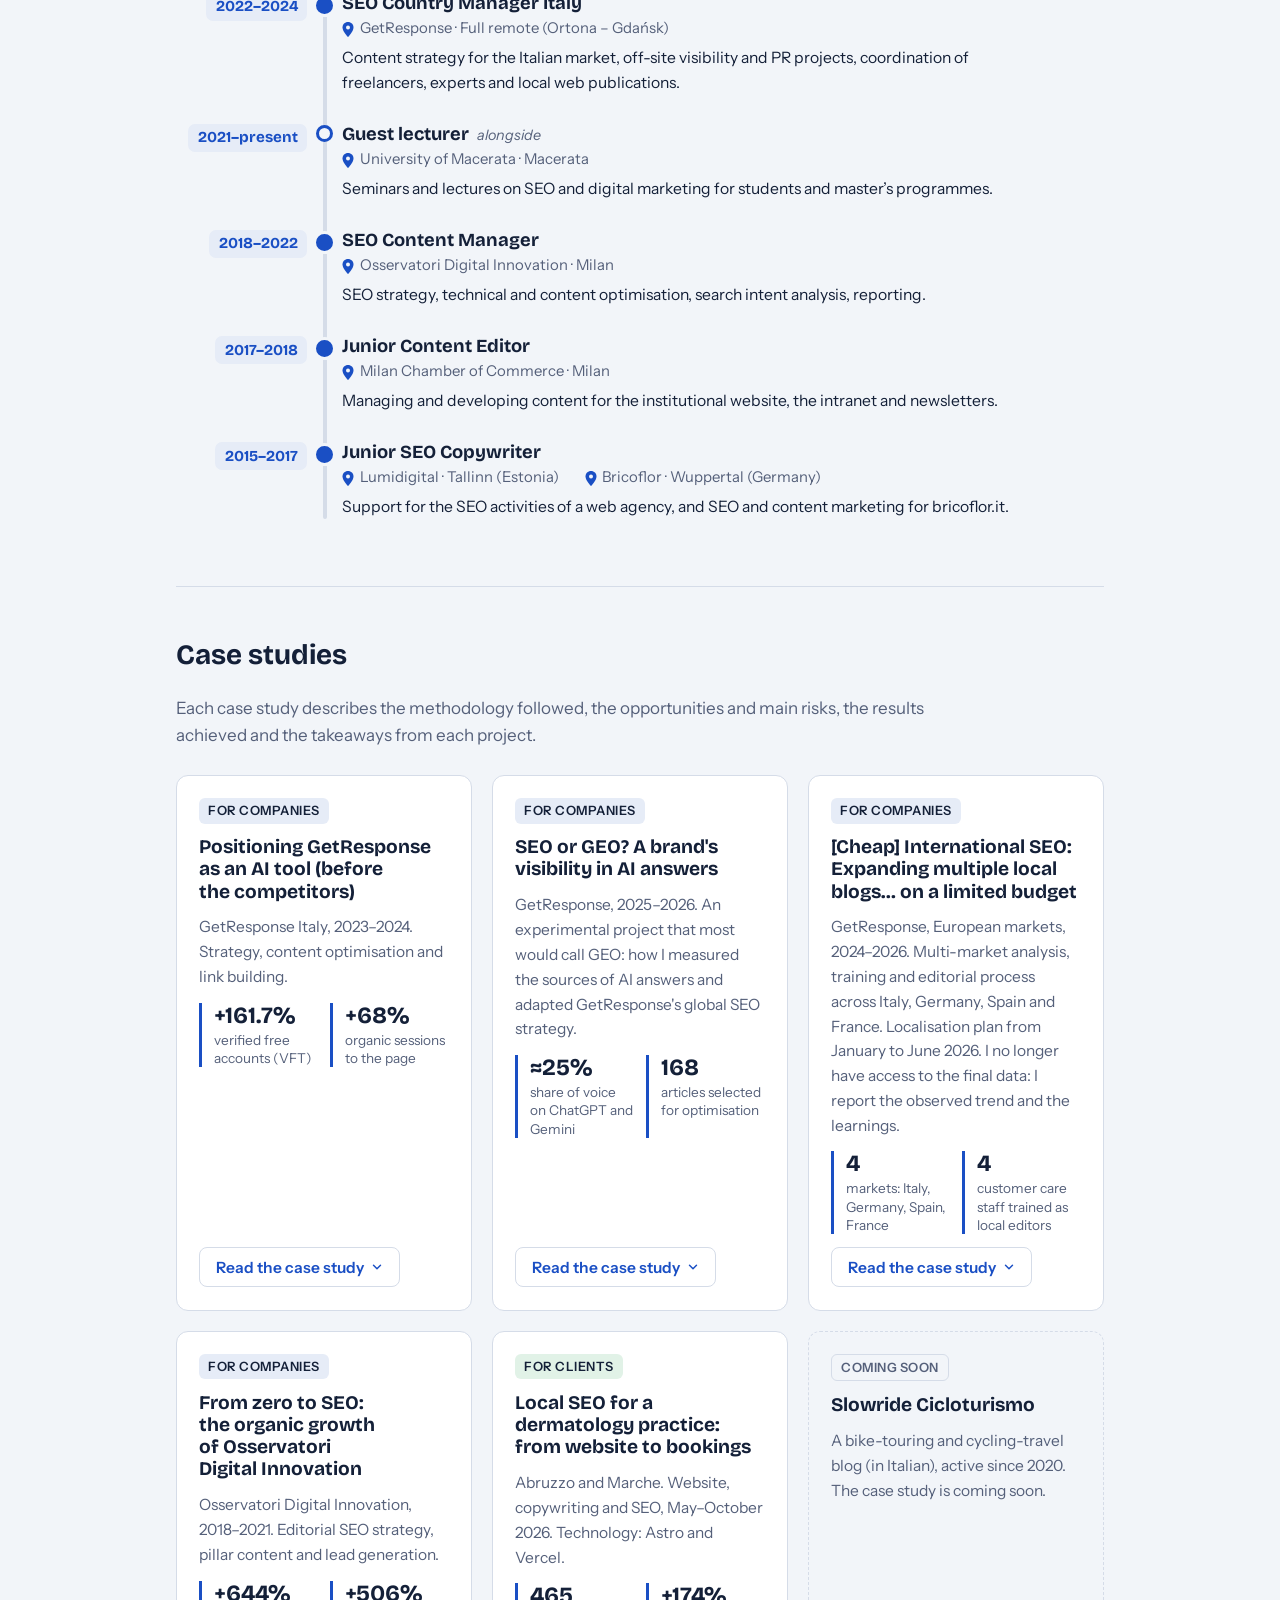
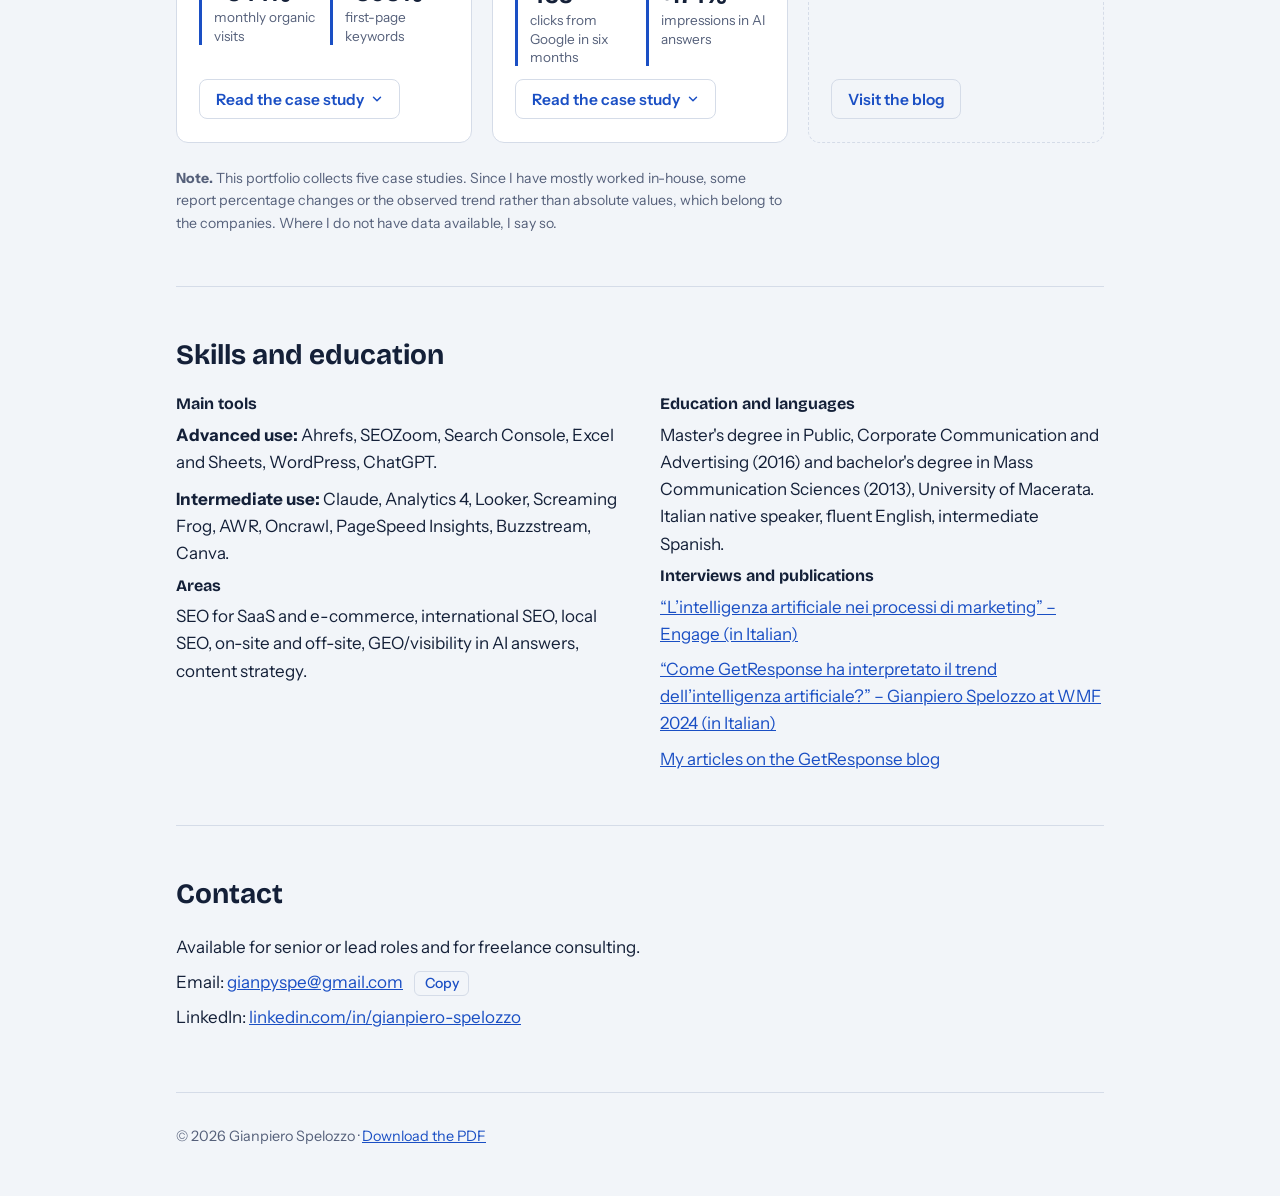
<file: en/index.html>
<!doctype html>
<html lang="en">
<head>
<meta charset="utf-8">
<meta name="viewport" content="width=device-width, initial-scale=1, viewport-fit=cover">
<title>Gianpiero Spelozzo – SEO/GEO Specialist and Content Marketing</title>
<meta name="description" content="Portfolio of Gianpiero Spelozzo, SEO/GEO specialist and Content Marketing Manager for SaaS and e-commerce: case studies, experience and contact.">
<link rel="canonical" href="https://gianpierospelozzo.it/en/">
<link rel="alternate" hreflang="it" href="https://gianpierospelozzo.it/">
<link rel="alternate" hreflang="en" href="https://gianpierospelozzo.it/en/">
<link rel="alternate" hreflang="x-default" href="https://gianpierospelozzo.it/">
<meta property="og:type" content="website">
<meta property="og:site_name" content="Gianpiero Spelozzo">
<meta property="og:title" content="Gianpiero Spelozzo – SEO/GEO Specialist and Content Marketing">
<meta property="og:description" content="Portfolio of Gianpiero Spelozzo, SEO/GEO specialist and Content Marketing Manager for SaaS and e-commerce: case studies, experience and contact.">
<meta property="og:url" content="https://gianpierospelozzo.it/en/">
<meta property="og:locale" content="en_GB">
<meta property="og:locale:alternate" content="it_IT">
<meta property="og:image" content="https://gianpierospelozzo.it/img/og-en.png">
<meta property="og:image:width" content="1200"><meta property="og:image:height" content="630">
<meta name="twitter:card" content="summary_large_image">
<meta name="twitter:title" content="Gianpiero Spelozzo – SEO/GEO Specialist and Content Marketing">
<meta name="twitter:description" content="Portfolio of Gianpiero Spelozzo, SEO/GEO specialist and Content Marketing Manager for SaaS and e-commerce: case studies, experience and contact.">
<meta name="twitter:image" content="https://gianpierospelozzo.it/img/og-en.png">
<meta name="theme-color" content="#f2f5f9" media="(prefers-color-scheme: light)"><meta name="theme-color" content="#0e1524" media="(prefers-color-scheme: dark)">
<link rel="icon" href="/favicon.svg" type="image/svg+xml">
<link rel="preconnect" href="https://fonts.googleapis.com"><link rel="preconnect" href="https://fonts.gstatic.com" crossorigin>
<link href="https://fonts.googleapis.com/css2?family=Bricolage+Grotesque:wght@500;700&family=Instrument+Sans:ital,wght@0,400;0,500;0,600;1,400&display=swap" rel="stylesheet">
<link rel="stylesheet" href="/css/site.css">
<script>document.documentElement.classList.add('js')</script>
<script type="application/ld+json">{"@context": "https://schema.org", "@graph": [{"@type": "Person", "@id": "https://gianpierospelozzo.it/#gianpiero", "name": "Gianpiero Spelozzo", "url": "https://gianpierospelozzo.it/", "jobTitle": "SEO/GEO Specialist", "description": "Portfolio of Gianpiero Spelozzo, SEO/GEO specialist and Content Marketing Manager for SaaS and e-commerce: case studies, experience and contact.", "email": "gianpyspe@gmail.com", "image": "https://gianpierospelozzo.it/img/og-en.png", "sameAs": ["https://www.linkedin.com/in/gianpiero-spelozzo/"], "knowsAbout": ["SEO", "GEO (generative engine optimization)", "Content marketing", "International SEO", "Local SEO", "Content strategy"], "alumniOf": {"@type": "CollegeOrUniversity", "name": "Università degli Studi di Macerata"}, "knowsLanguage": ["it", "en", "es"]}, {"@type": "WebSite", "@id": "https://gianpierospelozzo.it/#website", "url": "https://gianpierospelozzo.it/", "name": "Gianpiero Spelozzo", "inLanguage": ["it", "en"], "publisher": {"@id": "https://gianpierospelozzo.it/#gianpiero"}}, {"@type": "WebPage", "@id": "https://gianpierospelozzo.it/en/#webpage", "url": "https://gianpierospelozzo.it/en/", "name": "Gianpiero Spelozzo – SEO/GEO Specialist and Content Marketing", "description": "Portfolio of Gianpiero Spelozzo, SEO/GEO specialist and Content Marketing Manager for SaaS and e-commerce: case studies, experience and contact.", "inLanguage": "en", "isPartOf": {"@id": "https://gianpierospelozzo.it/#website"}, "about": {"@id": "https://gianpierospelozzo.it/#gianpiero"}}]}</script>
</head>
<body>
<a class="skip" href="#main">Skip to content</a>
<div class="wrap">
<header class="topbar">
<nav aria-label="Sections"><a href="#exp">Experience</a><a href="#cases-s">Case studies</a><a href="#skills">Skills</a><a href="#contact">Contact</a></nav>
<div class="seg" role="group" aria-label="Lingua / Language"><a href="/" hreflang="it" lang="it">IT</a><a href="/en/" hreflang="en" lang="en" aria-current="true">EN</a></div>
</header>
<main id="main">
<section class="hero" id="top">
<h1 class="name">Gianpiero Spelozzo</h1>
<p class="tagline">SEO/GEO Specialist and Content Marketing Manager for SaaS, e-commerce and other online projects. I drive the organic growth of brands and websites, from search engine results to AI answers.</p>
<div class="bar" role="img" aria-label="Example search"><svg width="18" height="18" viewBox="0 0 24 24" fill="none" stroke="currentColor" stroke-width="2" stroke-linecap="round" aria-hidden="true"><circle cx="11" cy="11" r="7"/><path d="m20 20-3.5-3.5"/></svg><span aria-hidden="true" class="qwrap"><span id="q">senior seo specialist saas</span><span class="cursor"></span></span><button type="button" class="pz" id="pz" aria-pressed="false" aria-label="Pause the example searches" title="Pause the example searches"><svg width="12" height="12" viewBox="0 0 12 12" aria-hidden="true"><path d="M2 1h3v10H2zM7 1h3v10H7z" fill="currentColor"/></svg></button></div>
<div class="serp">
<p class="u">gianpierospelozzo.it › en</p>
<p class="t" id="serpt">Gianpiero Spelozzo – Senior SEO Specialist for SaaS</p>
<p class="d" id="lead">Over eight years of SEO and content marketing, in-house and as a consultant. I set up SEO at Osservatori Digital Innovation and led GetResponse’s European markets, up to brand visibility in AI answers.</p>
<div class="actions"><a class="btn pri" id="cta" href="#contact">Get in touch</a><a class="btn sec" href="/pdf/Portfolio_SEO_Gianpiero_Spelozzo_EN.pdf" target="_blank" rel="noopener">Download the PDF</a></div>
</div>
<div class="path" role="group" id="path"><button type="button" id="p1" aria-pressed="true">I’m hiring for a role</button><button type="button" id="p2" aria-pressed="false">I need a consultant</button></div>
</section>
<section id="about-s"><div class="about"><div><h2>About me</h2><p>For over eight years I have worked in SEO and content marketing, with both in-house and independent consulting experience. I set up SEO at Osservatori Digital Innovation and led SEO for GetResponse's main European markets, also working on brand visibility in ChatGPT, Gemini and AI Overview answers. I collaborate with the University of Macerata, where I teach annual courses on SEO and digital marketing.</p></div>
<div><h2>Some numbers</h2><dl class="nums"><div><dt>+644%</dt><dd>monthly organic visits in 3 years, at Osservatori Digital Innovation</dd></div><div><dt>+162%</dt><dd>conversions on GetResponse Italy's AI products, after repositioning the brand ahead of the competitors</dd></div><div><dt>4 markets</dt><dd>managed at GetResponse, training an in-house team of local editors</dd></div></dl><a class="btn pri numcta" href="#contact">Get in touch</a></div></div></section>
<section id="exp"><h2>My experience at a glance</h2><ol class="tl"><li><span class="yr">2024–2026</span><span class="dot" aria-hidden="true"></span><div class="txt"><h3>Senior SEO Specialist, EU markets Lead</h3><div class="where"><span><svg width="12" height="15" viewBox="0 0 12 15" aria-hidden="true"><path d="M6 0C2.9 0 .5 2.4.5 5.4c0 3.9 5.5 9.6 5.5 9.6s5.5-5.7 5.5-9.6C11.5 2.4 9.1 0 6 0Z" fill="currentColor"/><circle cx="6" cy="5.4" r="2" fill="var(--bg)"/></svg>GetResponse · Full remote (Ortona – Gdańsk)</span></div><p>International SEO content strategy, brand visibility in LLMs and AI Overviews, performance analysis, projects in collaboration with the Marketing, Design and Product teams.</p></div></li><li><span class="yr">2022–2024</span><span class="dot" aria-hidden="true"></span><div class="txt"><h3>SEO Country Manager Italy</h3><div class="where"><span><svg width="12" height="15" viewBox="0 0 12 15" aria-hidden="true"><path d="M6 0C2.9 0 .5 2.4.5 5.4c0 3.9 5.5 9.6 5.5 9.6s5.5-5.7 5.5-9.6C11.5 2.4 9.1 0 6 0Z" fill="currentColor"/><circle cx="6" cy="5.4" r="2" fill="var(--bg)"/></svg>GetResponse · Full remote (Ortona – Gdańsk)</span></div><p>Content strategy for the Italian market, off-site visibility and PR projects, coordination of freelancers, experts and local web publications.</p></div></li><li><span class="yr">2021–present</span><span class="dot par" aria-hidden="true"></span><div class="txt"><h3>Guest lecturer<em>alongside</em></h3><div class="where"><span><svg width="12" height="15" viewBox="0 0 12 15" aria-hidden="true"><path d="M6 0C2.9 0 .5 2.4.5 5.4c0 3.9 5.5 9.6 5.5 9.6s5.5-5.7 5.5-9.6C11.5 2.4 9.1 0 6 0Z" fill="currentColor"/><circle cx="6" cy="5.4" r="2" fill="var(--bg)"/></svg>University of Macerata · Macerata</span></div><p>Seminars and lectures on SEO and digital marketing for students and master’s programmes.</p></div></li><li><span class="yr">2018–2022</span><span class="dot" aria-hidden="true"></span><div class="txt"><h3>SEO Content Manager</h3><div class="where"><span><svg width="12" height="15" viewBox="0 0 12 15" aria-hidden="true"><path d="M6 0C2.9 0 .5 2.4.5 5.4c0 3.9 5.5 9.6 5.5 9.6s5.5-5.7 5.5-9.6C11.5 2.4 9.1 0 6 0Z" fill="currentColor"/><circle cx="6" cy="5.4" r="2" fill="var(--bg)"/></svg>Osservatori Digital Innovation · Milan</span></div><p>SEO strategy, technical and content optimisation, search intent analysis, reporting.</p></div></li><li><span class="yr">2017–2018</span><span class="dot" aria-hidden="true"></span><div class="txt"><h3>Junior Content Editor</h3><div class="where"><span><svg width="12" height="15" viewBox="0 0 12 15" aria-hidden="true"><path d="M6 0C2.9 0 .5 2.4.5 5.4c0 3.9 5.5 9.6 5.5 9.6s5.5-5.7 5.5-9.6C11.5 2.4 9.1 0 6 0Z" fill="currentColor"/><circle cx="6" cy="5.4" r="2" fill="var(--bg)"/></svg>Milan Chamber of Commerce · Milan</span></div><p>Managing and developing content for the institutional website, the intranet and newsletters.</p></div></li><li><span class="yr">2015–2017</span><span class="dot" aria-hidden="true"></span><div class="txt"><h3>Junior SEO Copywriter</h3><div class="where"><span><svg width="12" height="15" viewBox="0 0 12 15" aria-hidden="true"><path d="M6 0C2.9 0 .5 2.4.5 5.4c0 3.9 5.5 9.6 5.5 9.6s5.5-5.7 5.5-9.6C11.5 2.4 9.1 0 6 0Z" fill="currentColor"/><circle cx="6" cy="5.4" r="2" fill="var(--bg)"/></svg>Lumidigital · Tallinn (Estonia)</span><span><svg width="12" height="15" viewBox="0 0 12 15" aria-hidden="true"><path d="M6 0C2.9 0 .5 2.4.5 5.4c0 3.9 5.5 9.6 5.5 9.6s5.5-5.7 5.5-9.6C11.5 2.4 9.1 0 6 0Z" fill="currentColor"/><circle cx="6" cy="5.4" r="2" fill="var(--bg)"/></svg>Bricoflor · Wuppertal (Germany)</span></div><p>Support for the SEO activities of a web agency, and SEO and content marketing for bricoflor.it.</p></div></li></ol></section>
<section id="cases-s"><h2>Case studies</h2><p class="intro">Each case study describes the methodology followed, the opportunities and main risks, the results achieved and the takeaways from each project.</p><div class="cases" id="cases"><article class="case" id="cs1" aria-labelledby="cs1-t"><span class="tag">For companies</span><h3 id="cs1-t">Positioning GetResponse as an AI tool (before the competitors)</h3><p class="csub">GetResponse Italy, 2023–2024. Strategy, content optimisation and link building.</p><dl class="kpis"><div><dt>+161.7%</dt><dd>verified free accounts (VFT)</dd></div><div><dt>+68%</dt><dd>organic sessions to the page</dd></div></dl><button type="button" class="more" data-id="cs1" aria-expanded="false" aria-controls="cs1-b"><span>Read the case study</span><svg width="14" height="14" viewBox="0 0 24 24" fill="none" stroke="currentColor" stroke-width="2.5" stroke-linecap="round" stroke-linejoin="round" aria-hidden="true"><path d="m6 9 6 6 6-6"/></svg></button><div class="cbody" id="cs1-b"><h4>The signal</h4><p>In 2023 a help-centre page, “How to create a website with AI”, written to support customers and not for SEO, starts receiving traffic and conversions from Google after a long period of inactivity. With ChatGPT, the way people search for AI has changed: before, they searched to understand it; now they search for how to use it to get things done. Between January and June 2023 the page becomes the second page of the Italian site for visits and conversions from Google.</p><figure class="fig"><img src="/img/ai-interest.png" alt="Interest in AI in Italy (June 2022 – May 2023), with market events and, in yellow, GetResponse&#x27;s SEO actions." width="1400" height="780" loading="lazy" decoding="async"><figcaption>Interest in AI in Italy (June 2022 – May 2023), with market events and, in yellow, GetResponse's SEO actions.</figcaption></figure><h4>What I did</h4><ul><li><b>Read the demand.</b> I reconstructed how searches about AI changed (from 2018 to 2023) and mapped the sub-topics, with the intent maturity stage of each.</li><li><b>Optimised the help page.</b> From a service page to a page that acquires new users: added context on ChatGPT alternatives, reviewed internal links, reviewed quality, added CTAs to the product pages.</li><li><b>Planned seven articles on AI</b>, choosing the topics closest to GetResponse's products, with the related content briefs. The articles were commissioned from Italian AI experts to leverage the E-E-A-T approach.</li><li><b>Supported the content with links:</b> interviews, guest posts, external reviews and placements.</li></ul><figure class="fig small"><a href="https://engage.it/tecnologia/lintelligenza-artificiale-nei-processi-di-marketing-la-strategia-di-getresponse.aspx" target="_blank" rel="noopener"><img src="/img/engage.webp" alt="“L’intelligenza artificiale nei processi di marketing” – Engage (in Italian)" width="1118" height="965" loading="lazy" decoding="async"></a><figcaption><a href="https://engage.it/tecnologia/lintelligenza-artificiale-nei-processi-di-marketing-la-strategia-di-getresponse.aspx" target="_blank" rel="noopener">“L’intelligenza artificiale nei processi di marketing” – Engage (in Italian)</a></figcaption></figure><h4>Results</h4><dl class="stats"><div><dt>+161,7%</dt><dd>verified free accounts (VFT) after optimising the service page (period: 3 months compared with the previous period)</dd></div><div><dt>+68%</dt><dd>organic sessions to the service page over the same period</dd></div><div><dt>38%</dt><dd>share of the blog in organic traffic in September 2024, versus 8% in January 2023</dd></div><div><dt>70%</dt><dd>of blog traffic from AI-related articles (period: October 2023 – October 2024)</dd></div></dl><figure class="fig"><img src="/img/sessions-en.png" alt="Monthly sessions from search engines, January 2023 – September 2024: whole site (grey) and blog (blue)." width="1400" height="473" loading="lazy" decoding="async"><figcaption>Monthly sessions from search engines, January 2023 – September 2024: whole site (grey) and blog (blue).</figcaption></figure><p>From January 2023 to September 2024, the blog's monthly sessions from search engines grew by 477% and its monthly conversions (users who activated a GetResponse account) by 283%. An article on the best artificial intelligence sites became the most visited of the year. After the period under analysis, the same article kept position zero for searches about AI tools and, from 2025, kept a steady presence in AI Overview, so much so that competitors and other similar vendors repeatedly asked me to be mentioned in that article.</p><h4>Having anticipated the market</h4><p>With this strategy I repositioned GetResponse as an AI tool early: shortly afterwards, all competing software would integrate AI into their products, but we were already present in searches on this topic. Brand searches for “ai getresponse” also developed early. In this sense I did not only intercept demand: I helped create a new one, tied to the brand.</p><p class="src">Source: GetResponse internal data, 2023–2024.</p></div></article><article class="case" id="cs2" aria-labelledby="cs2-t"><span class="tag">For companies</span><h3 id="cs2-t">SEO or GEO? A brand&#x27;s visibility in AI answers</h3><p class="csub">GetResponse, 2025–2026. An experimental project that most would call GEO: how I measured the sources of AI answers and adapted GetResponse's global SEO strategy.</p><dl class="kpis"><div><dt>≈25%</dt><dd>share of voice on ChatGPT and Gemini</dd></div><div><dt>168</dt><dd>articles selected for optimisation</dd></div></dl><button type="button" class="more" data-id="cs2" aria-expanded="false" aria-controls="cs2-b"><span>Read the case study</span><svg width="14" height="14" viewBox="0 0 24 24" fill="none" stroke="currentColor" stroke-width="2.5" stroke-linecap="round" stroke-linejoin="round" aria-hidden="true"><path d="m6 9 6 6 6-6"/></svg></button><div class="cbody" id="cs2-b"><h4>Goal and hypothesis</h4><p>Improve the brand's visibility and positioning in ChatGPT, Gemini and AI Overview answers. LLMs build purchase-related answers from a limited set of sources: by working on those sources and on owned content, the chances of being cited and recommended increase.</p><h4>Step 1. Building the measurement system</h4><p>Periodic monitoring on ChatGPT and Gemini, with purchase prompts grouped into 13 thematic areas. Metrics: share of voice, share of mentions, sentiment and cited domains.</p><p>In May 2026, across 260 runs, share of voice was about 25%, still far from the category leaders, up 1.0 percentage points on the previous month. Higher on Gemini (28.5%) than on ChatGPT (21.5%).</p><figure class="fig"><img src="/img/sov.png" alt="AI share of voice by brand, May 2026." width="1238" height="658" loading="lazy" decoding="async"><figcaption>AI share of voice by brand, May 2026.</figcaption></figure><p>Strong thematic areas: Lead generation (45%) and Email marketing (30%). Weak areas: CRM and Lifecycle automation (10%).</p><p>Caveat: with two runs a month, changes in individual areas may be statistical noise.</p><h4>Step 2. Covering the most-cited sources</h4><p>The system also shows where LLMs take their information from. Among the most-cited domains in the answers to the monitored prompts, Reddit leads, followed by comparison and review sites, technical blogs and Wikipedia.</p><figure class="fig"><img src="/img/domains-en.png" alt="Most-cited domains in the answers to the monitored prompts (top 12). Source: GetResponse internal data." width="1400" height="617" loading="lazy" decoding="async"><figcaption>Most-cited domains in the answers to the monitored prompts (top 12). Source: GetResponse internal data.</figcaption></figure><p><b>Reddit</b> is by far the most-cited source, with more than four times the citations of the second: it received dedicated work, in two phases.</p><ul><li><b>Thread comments (2025).</b> About 30 comments a week on threads chosen for ranking and engagement, plus Quora for Italy. In three months: 131 mentions on Reddit (1,546 views) and 58 on Quora (4,447). Then Reddit introduced a very aggressive ban policy against marketing in comments and this route closed.</li><li><b>Posts from LLM queries (2026).</b> I collected fan-out queries, i.e. the searches LLMs run before answering: 1,863 unique queries collected over 7 runs. From these I derived 14 post ideas, to be published from a new dedicated account, starting from the topics with the most demand and the least Reddit presence.</li></ul><p>After 24 hours, the first post had already been cited 7 times and became the eighth most-cited Reddit post among the monitored prompts.</p><p><b>Beyond Reddit </b> From the study of the most-cited sources I compiled a list of sites where the brand's presence needed improving, mainly listicles, comparison sites and thematic blogs. On some, GetResponse was not present; on others it appeared too low or with outdated product information. I passed the list to the Brand and PR teams, because it was not simple link acquisition but brand communication on those sources.</p><h4>Step 3. Optimising owned content</h4><p>I selected 168 articles across the English, German, Italian and Spanish blogs, based on decline in clicks, opportunities in <i>striking distance</i>, topic importance and content type, and assigned each one of four optimisation frameworks: 1) light optimisation, 2) enrichment with answer capsules, 3) advanced rewriting, 4) strengthening of comparison articles. AI produces modular blocks (FAQs, tables, answer capsules, schema markup, other elements) and the local editor integrates them while keeping editorial control. To make the process repeatable I designed a framework with agents.</p><div class="dg"><p class="cap">Light blue: AI agent. Green: human intervention.</p><h5>1. Brief preparation</h5><div class="row"><div class="bx h"><b>Manual inputs</b><span>Original article, competitor pages, SERP, People Also Ask and AI Overview, SEO guidelines, product knowledge</span></div><div class="bx"><b>SERP-SEO Brief builder</b><span>The agent generates the brief</span></div><div class="bx"><b>SEO brief and gap analysis</b><span>What the article is missing compared with the Brief builder's analysis</span></div></div><h5>2. Choosing the path</h5><div class="row"><div class="bx h"><b>New article or deep rewrite</b><span>The brief goes to an external writer</span></div><div class="bx"><b>Light refinement</b><span>Condensed brief, article code, SEO rules and product knowledge go to the pipeline</span></div></div><h5>3. Refinement pipeline</h5><div class="row"><div class="bx"><b>1 Parser</b><span>Converts the article into a map of blocks</span></div><div class="bx"><b>2 Diagnostics</b><span>Assigns each block the required action</span></div><div class="bx"><b>2.5 Merge and batch</b><span>Prepares the working table and splits it into batches</span></div><div class="bx"><b>3 Rewriter</b><span>Rewrites one batch at a time</span></div><div class="bx"><b>4 Validator</b><span>Checks the blocks against the rules</span></div><div class="bx h"><b>5 Assembly</b><span>Human editorial review in WordPress</span></div></div></div><p class="note">This step was under way when I left the company: I do not have enough data on the results, so I present it as a methodology project.</p><h4>Learnings</h4><ul><li><b>Measure first.</b> The system showed where the brand was missing and that AIs (ChatGPT, Google AI Overview, …) can behave differently, and it guided the following choices.</li><li><b>Sources matter as much as owned content.</b> LLMs mainly cite communities, comparison sites and thematic blogs: covering them requires work that is different from on-site SEO and also different from classic off-site. It requires the full involvement of Brand and PR.</li><li><b>On Reddit, marketing in comments is penalised.</b> What works is content based on experience and specific numbers, and posts from authoritative accounts (even better if they are channels managed by the brand itself).</li><li><b>LLM fan-out queries are a source of ideas.</b> They help to understand how to optimise your own content and which content to create on other platforms.</li><li><b>What I would have improved.</b> 1) more runs per month; 2) per-domain attribution of sources; 3) before-and-after measurement on a small sample of articles, before scaling fully to more than 100 articles (not possible because of the board's decisions).</li></ul><p class="src">Source: data and analyses produced by me for GetResponse, 2025–2026.</p></div></article><article class="case" id="cs3" aria-labelledby="cs3-t"><span class="tag">For companies</span><h3 id="cs3-t">[Cheap] International SEO: Expanding multiple local blogs… on a limited budget</h3><p class="csub">GetResponse, European markets, 2024–2026. Multi-market analysis, training and editorial process across Italy, Germany, Spain and France. Localisation plan from January to June 2026. I no longer have access to the final data: I report the observed trend and the learnings.</p><dl class="kpis"><div><dt>4</dt><dd>markets: Italy, Germany, Spain, France</dd></div><div><dt>4</dt><dd>customer care staff trained as local editors</dd></div></dl><button type="button" class="more" data-id="cs3" aria-expanded="false" aria-controls="cs3-b"><span>Read the case study</span><svg width="14" height="14" viewBox="0 0 24 24" fill="none" stroke="currentColor" stroke-width="2.5" stroke-linecap="round" stroke-linejoin="round" aria-hidden="true"><path d="m6 9 6 6 6-6"/></svg></button><div class="cbody" id="cs3-b"><h4>Starting point</h4><p>With few resources and no budget, it was not possible to apply broad strategies in every market. I first analysed each market (organic trend, local blog performance, content clusters, coverage compared with competitors) to understand where a light-touch intervention could be enough.</p><ul><li><b>Trend.</b> The decline in sessions and account activations followed the lack of dedicated resources and, from mid-2025, AI Overviews added their effect on non-brand searches. Brand searches held up better: unaffected by AI Overviews, they still lead to the pages that convert best.</li><li><b>Clusters.</b> Content on Affiliate marketing and Monetisation brought the most users and free trials, followed by listicles and tool comparisons. Topics such as landing pages and lead generation had a smaller impact.</li><li><b>Markets.</b> Germany was the most competitive, with very strong local players. Spain had the biggest coverage gap. Italy was a balanced market, with room to manoeuvre in clusters such as E-commerce and Automation. France had never had any SEO work: to be developed from scratch.</li><li><b>Competitor models.</b> Localising article by article wins more visibility where competition is local; translating a global architecture holds up on the more universal topics. With our resources, the second model was the only realistic one.</li></ul><h4>The idea</h4><p>Use the blogs as a low-cost lever: localise the articles that already work on the English blog, to bring relevant organic traffic in the analysed clusters even in lower-priority markets, but with interested users.</p><h4>What I did</h4><ul><li><b>Selection.</b> I identified the best articles, starting from the English blog, by traffic and potential in the clusters that brought the most organic conversions.</li><li><b>Training.</b> I trained four members of the customer care team, the local editors, who spoke the languages of the markets, in basic SEO. They were all native speakers, except for French.</li><li><b>Plan.</b> I prepared a monthly plan of articles to localise for the local editors, from 10 to 15 articles a month in total, depending on each person's availability.</li><li><b>Process.</b> Machine translation with the DeepL plugin integrated in WordPress, then proofreading and insertion of the basic SEO elements learned in the training.</li></ul><h4>What happened</h4><div class="tblwrap" tabindex="0"><table class="tbl"><thead><tr><th scope="col">Market</th><th scope="col">Starting point</th><th scope="col">Observed trend</th></tr></thead><tbody><tr><th scope="row">Spain</th><td>Biggest coverage gap</td><td>Very strong growth</td></tr><tr><th scope="row">France</th><td>No previous work, from scratch</td><td>Strong growth within a few months (January–June 2026)</td></tr><tr><th scope="row">Italy</th><td>Balanced market</td><td>After the 2025 drop caused by AI Overviews, stable, then rising again in 2026 without regaining earlier levels</td></tr><tr><th scope="row">Germany</th><td>The most competitive, with local players</td><td>Did not take off</td></tr></tbody></table></div><p>Comparing the first quarter of 2026 with the last quarter of 2025, Spain and France were growing strongly. I no longer have access to the final data, so I do not report percentages.</p><h4>Learnings</h4><ul><li><b>Light localisation works where local competition is low.</b> In Germany a reviewed translation is not enough: a more localised and technically deeper strategy is needed.</li><li><b>Where there was nothing, reusing already-validated content gave the fastest response.</b> That was the case in France.</li><li><b>Choosing the articles matters as much as translating them.</b> I prioritised the clusters that brought the most conversions, not those that were easiest to translate.</li><li><b>Training people already in the company expands editorial capacity without new budget</b>, provided there is a simple, repeatable process with quality control.</li><li><b>Non-brand traffic remains exposed to AI Overviews.</b> Listicles and comparisons should also be structured for AI answers.</li><li><b>What I would have done next.</b> Measure each market against a clear baseline, review the clustering criteria and dedicate a specific plan to Germany.</li></ul><p class="src">Source: GetResponse internal analyses, 2024–2026.</p></div></article><article class="case" id="cs4" aria-labelledby="cs4-t"><span class="tag">For companies</span><h3 id="cs4-t">From zero to SEO: the organic growth of Osservatori Digital Innovation</h3><p class="csub">Osservatori Digital Innovation, 2018–2021. Editorial SEO strategy, pillar content and lead generation.</p><dl class="kpis"><div><dt>+644%</dt><dd>monthly organic visits</dd></div><div><dt>+506%</dt><dd>first-page keywords</dd></div></dl><button type="button" class="more" data-id="cs4" aria-expanded="false" aria-controls="cs4-b"><span>Read the case study</span><svg width="14" height="14" viewBox="0 0 24 24" fill="none" stroke="currentColor" stroke-width="2.5" stroke-linecap="round" stroke-linejoin="round" aria-hidden="true"><path d="m6 9 6 6 6-6"/></svg></button><div class="cbody" id="cs4-b"><h4>Starting point</h4><p>The Osservatori produce high-level research on digital innovation, but that material was not designed to be found on Google. The e-commerce site, a container for events and products, had a structure that was not very SEO-friendly and little topical depth on individual themes. And the research teams first of all had to be “acculturated” to SEO, in order to turn their work into assets that drive traffic. At the start there was no SEO team or project, only a basic idea about the potential of the organic channel: the person in charge of connecting the dots was me.</p><h4>What I did</h4><ul><li><b>Separated the roles of the sites.</b> The e-commerce site ranks for branded and transactional keywords and for the Osservatori research. The blog becomes the heart of the content strategy and intercepts informational searches on the research topics, from high-volume keywords to long-tail ones.</li><li><b>Built a pillar and cluster system.</b> For the 30 hottest research topics I had a digital guide produced: a pillar piece that covers the full search intent of the topic and branches into in-depth articles on the sub-topics.</li><li><b>Designed the conversion funnel.</b> Each piece carries progressive CTAs: free report (popup after 10 seconds), freemium product, targeted product, paid programme.</li><li><b>Set up the method.</b> Keyword types and long tail, one intent per page, competitor and SERP analysis, topic modelling and standards for title, description, URL and headings.</li><li><b>Involved the research teams.</b> First synergies on content; after the first successful experiments, we recalibrated internal resources for copywriting, design of the guide pages and outreach to publications, for links and the transfer of authority.</li><li><b>Trained the researchers</b> with periodic sessions, so they could directly produce content with strong SEO value.</li><li><b>Managed the site migration</b> with redirects for over 18,000 URLs.</li><li><b>Worked on links with digital PR</b>: in 3 years we obtained 561 links and 1,602 mentions in the most important Italian online publications.</li></ul><h4>Results</h4><dl class="stats"><div><dt>+644%</dt><dd>monthly organic visits, from 10,185 (February 2018) to 75,811 (March 2021)</dd></div><div><dt>2% to 88%</dt><dd>share of the blog in organic traffic, from February 2018 to August 2021</dd></div><div><dt>22% to 60%</dt><dd>weight of SEO in the site's total traffic, over the same period</dd></div><div><dt>+506%</dt><dd>first-page keywords, from 554 (January 2019) to 3,355 (September 2021)</dd></div><div><dt>23,475</dt><dd>leads generated by the blog between April 2019 and September 2021</dd></div></dl><figure class="fig"><img src="/img/osservatori-en.png" alt="Monthly visits from search engines, February 2018 – September 2021: total (grey) and blog (blue)." width="1400" height="473" loading="lazy" decoding="async"><figcaption>Monthly visits from search engines, February 2018 – September 2021: total (grey) and blog (blue).</figcaption></figure><p>In the March 2021 peak the blog brought 62,033 organic visits out of 75,811 in total, and more than half of its leads came from organic traffic.</p><h4>What I took from it</h4><p>I started from a site that was mostly a showcase of events and products, set up the foundations from scratch and then led the growth. The result is an ecosystem of blogs and online guides able to compete, on digital innovation topics, with the main vertical web publications and, on several topics, to outrank them. After the first results the work became a team effort, with research, copywriting, design and PR using a shared method.</p><p class="src">Source: Osservatori Digital Innovation internal data, 2018–2021.</p></div></article><article class="case" id="cs5" aria-labelledby="cs5-t"><span class="tag cl">For clients</span><h3 id="cs5-t">Local SEO for a dermatology practice: from website to bookings</h3><p class="csub">Abruzzo and Marche. Website, copywriting and SEO, May–October 2026. Technology: Astro and Vercel.</p><dl class="kpis"><div><dt>465</dt><dd>clicks from Google in six months</dd></div><div><dt>+174%</dt><dd>impressions in AI answers</dd></div></dl><button type="button" class="more" data-id="cs5" aria-expanded="false" aria-controls="cs5-b"><span>Read the case study</span><svg width="14" height="14" viewBox="0 0 24 24" fill="none" stroke="currentColor" stroke-width="2.5" stroke-linecap="round" stroke-linejoin="round" aria-hidden="true"><path d="m6 9 6 6 6-6"/></svg></button><div class="cbody" id="cs5-b"><h4>The brief</h4><p>The doctor sees patients at several practices across Abruzzo and Marche. The goal was a website that clearly presented treatments and specialisations and made it easy to book a visit at the most convenient location.</p><h4>What I did</h4><ul><li><b>A structure built around booking.</b> Each treatment has its own “Book a visit” button, linked to the online calendar on MioDottore.</li><li><b>Trust first.</b> Verified patient reviews and an “About me” page on her professional background.</li><li><b>Contact in one step.</b> A “Request information” form with type of visit and contact details, plus an FAQ section on the most common questions.</li><li><b>Fast and findable.</b> Static site in Astro on Vercel, optimised for mobile and for local search.</li></ul><h4>Results of the first six months online</h4><dl class="stats"><div><dt>465</dt><dd>clicks from Google, +66% in the last three months compared with the first three</dd></div><div><dt>4,6</dt><dd>average position: consistently on the first page</dd></div><div><dt>30%</dt><dd>of clicks (140) from non-branded searches, i.e. from patients who did not yet know the doctor</dd></div><div><dt>+174%</dt><dd>impressions in AI answers (853 in total), same quarter-on-quarter comparison</dd></div></dl><figure class="fig"><img src="/img/local-en.png" alt="Monthly clicks from Google (blue: non-branded searches) and monthly impressions in AI answers, May–October 2026." width="1400" height="473" loading="lazy" decoding="async"><figcaption>Monthly clicks from Google (blue: non-branded searches) and monthly impressions in AI answers, May–October 2026.</figcaption></figure><p class="src">Source: Google Search Console, May–October 2026. Monthly values rounded.</p><p>Brand searches, i.e. those with the doctor's name, grew by over 300% up to September 2026. Non-branded searches peaked between June and July and then levelled off.</p><h4>What I learned and next steps</h4><ul><li><b>Brand searches measure word of mouth; non-branded searches bring new patients.</b> It is the latter that need to grow, because after the June–July peak they have levelled off.</li><li><b>Nearby towns have room to grow.</b> Next steps: pages dedicated to the neighbouring towns from which the professional can draw new clients, more effective titles and descriptions for searches with many impressions and few clicks, more weight on the word “dermatologa” (dermatologist).</li><li><b>AI answers are growing faster than the other channels</b> and should be monitored every month.</li></ul></div></article><article class="case soon" id="cs6" aria-labelledby="cs6-t"><span class="tag sn">Coming soon</span><h3 id="cs6-t">Slowride Cicloturismo</h3><p class="csub">A bike-touring and cycling-travel blog (in Italian), active since 2020. The case study is coming soon.</p><a class="more" href="https://www.slowridecicloturismo.it/" target="_blank" rel="noopener">Visit the blog</a></article></div><p class="src" style="margin-top:1.5rem"><b>Note.</b> This portfolio collects five case studies. Since I have mostly worked in-house, some report percentage changes or the observed trend rather than absolute values, which belong to the companies. Where I do not have data available, I say so.</p></section>
<section id="skills"><h2>Skills and education</h2><div class="cols"><div><h3>Main tools</h3><p><b>Advanced use:</b> Ahrefs, SEOZoom, Search Console, Excel and Sheets, WordPress, ChatGPT.</p><p><b>Intermediate use:</b> Claude, Analytics 4, Looker, Screaming Frog, AWR, Oncrawl, PageSpeed Insights, Buzzstream, Canva.</p><h3>Areas</h3><p>SEO for SaaS and e-commerce, international SEO, local SEO, on-site and off-site, GEO/visibility in AI answers, content strategy.</p></div><div><h3>Education and languages</h3><p>Master's degree in Public, Corporate Communication and Advertising (2016) and bachelor's degree in Mass Communication Sciences (2013), University of Macerata. Italian native speaker, fluent English, intermediate Spanish.</p><h3>Interviews and publications</h3><ul class="pubs"><li><a href="https://engage.it/tecnologia/lintelligenza-artificiale-nei-processi-di-marketing-la-strategia-di-getresponse.aspx" target="_blank" rel="noopener">“L’intelligenza artificiale nei processi di marketing” – Engage (in Italian)</a></li><li><a href="https://www.insidemarketing.it/gianpiero-spelozzo-getresponse-wmf-2024/" target="_blank" rel="noopener">“Come GetResponse ha interpretato il trend dell’intelligenza artificiale?” – Gianpiero Spelozzo at WMF 2024 (in Italian)</a></li><li><a href="https://www.getresponse.com/it/blog/authors/gianpiero-spelozzo" target="_blank" rel="noopener">My articles on the GetResponse blog</a></li></ul></div></div></section>
<section id="contact" class="contact"><h2>Contact</h2><p>Available for senior or lead roles and for freelance consulting.</p><p>Email: <a href="mailto:gianpyspe@gmail.com" id="mailtxt">gianpyspe@gmail.com</a> <button type="button" class="copy" id="copy">Copy</button></p><p>LinkedIn: <a href="https://www.linkedin.com/in/gianpiero-spelozzo/" target="_blank" rel="noopener">linkedin.com/in/gianpiero-spelozzo</a></p></section>
</main>
<footer>© 2026 Gianpiero Spelozzo · <a href="/pdf/Portfolio_SEO_Gianpiero_Spelozzo_EN.pdf" target="_blank" rel="noopener">Download the PDF</a></footer>
</div>
<script type="application/json" id="sitedata">{"lead1": "Over eight years of SEO and content marketing, in-house and as a consultant. I set up SEO at Osservatori Digital Innovation and led GetResponse’s European markets, up to brand visibility in AI answers.", "lead2": "I build websites and run SEO for professionals and small businesses: from site structure to first bookings, with results measured in Search Console.", "cta1": "Get in touch", "cta2": "Let’s talk about your project", "more": "Read the case study", "less": "Close", "copy": "Copy", "copied": "Copied", "pz1": "Pause the example searches", "pz2": "Resume the example searches", "roles": {"1": [["senior seo specialist saas", "Gianpiero Spelozzo – Senior SEO Specialist for SaaS"], ["seo country manager italy", "Gianpiero Spelozzo – SEO Country Manager Italy"], ["international seo specialist", "Gianpiero Spelozzo – International SEO Specialist, European markets"], ["seo content manager", "Gianpiero Spelozzo – SEO Content Manager"], ["geo specialist ai search", "Gianpiero Spelozzo – GEO Specialist, visibility in AI answers"], ["seo lead europe", "Gianpiero Spelozzo – Senior SEO Specialist, EU markets Lead"]], "2": [["freelance seo consultant", "Gianpiero Spelozzo – Freelance SEO consultant"], ["local seo medical practice", "Gianpiero Spelozzo – Local SEO for practices and professionals"], ["seo consultant ecommerce", "Gianpiero Spelozzo – SEO consultant for SaaS and e-commerce"], ["website and seo for professionals", "Gianpiero Spelozzo – Website and SEO, from structure to bookings"], ["geo consultant ai answers", "Gianpiero Spelozzo – GEO consulting and visibility in AI answers"]]}}</script>
<script src="/js/site.js" defer></script>
</body>
</html>
</file>
<file: css/site.css>
/* Layout: una colonna editoriale larga 60rem. Hero in forma di risultato di ricerca, timeline verticale, case study come card che si aprono a tutta larghezza. */
:root{
  --bg:#f2f5f9; --surface:#ffffff; --ink:#142038; --muted:#55607a; --line:#d5dce8;
  --link:#1a4fc4; --onlink:#ffffff; --url:#1b7a43; --chip:#e6ecf7; --agent:#e3ebfa; --human:#e1f2e7;
  --display:"Bricolage Grotesque","Instrument Sans",system-ui,sans-serif; --body:"Instrument Sans",system-ui,sans-serif;
}
@media (prefers-color-scheme:dark){
  :root:not([data-theme="light"]){--bg:#0e1524; --surface:#16203a; --ink:#e8edf8; --muted:#9aa6c2; --line:#2a3656; --link:#8fb2ff; --onlink:#0e1524; --url:#6fd09a; --chip:#1f2c4a; --agent:#1c2d52; --human:#173a2a; color-scheme:dark}
}
:root[data-theme="dark"]{--bg:#0e1524; --surface:#16203a; --ink:#e8edf8; --muted:#9aa6c2; --line:#2a3656; --link:#8fb2ff; --onlink:#0e1524; --url:#6fd09a; --chip:#1f2c4a; --agent:#1c2d52; --human:#173a2a; color-scheme:dark}
*,*::before,*::after{box-sizing:border-box}
html{scroll-behavior:smooth}
body{margin:0;background:var(--bg);color:var(--ink);font:400 1.0625rem/1.6 var(--body)}
h1,h2,h3,h4{font-family:var(--display);line-height:1.15;margin:0;text-wrap:balance}
a{color:var(--link)}
:focus-visible{outline:3px solid var(--link);outline-offset:3px;border-radius:4px}
.wrap{max-width:60rem;margin:0 auto;padding-left:max(16px,env(safe-area-inset-left,0px));padding-right:max(16px,env(safe-area-inset-right,0px))}
section{padding-block:3.25rem;border-top:1px solid var(--line)}
h2{font-size:1.75rem;margin-bottom:1.5rem}
p{margin:0 0 1rem;max-width:68ch}
.muted{color:var(--muted)}
.topbar{display:flex;justify-content:space-between;align-items:center;gap:1rem;padding-block:1rem;flex-wrap:wrap}
.topbar nav{display:flex;gap:1.25rem;flex-wrap:wrap;font-size:.95rem}
.topbar nav a{color:var(--muted);text-decoration:none}
.topbar nav a:hover{color:var(--ink);text-decoration:underline}
.seg{display:inline-flex;border:1px solid var(--line);border-radius:999px;padding:.2rem;background:var(--surface)}
.seg button{font:inherit;font-size:.9rem;font-weight:500;border:0;background:none;color:var(--muted);padding:.35rem .9rem;border-radius:999px;cursor:pointer}
.seg button[aria-pressed="true"]{background:var(--ink);color:var(--bg)}

.hero{padding-block:2.5rem 3.5rem;border:0}
.name{font-size:clamp(2.4rem,7vw,4.2rem);font-weight:700;letter-spacing:-.02em;margin-bottom:.5rem}
.tagline{font-size:1.2rem;color:var(--muted);margin-bottom:2rem;max-width:44rem}
.bar{background:var(--surface);border:1px solid var(--line);border-radius:999px;padding:.7rem 1.25rem;display:flex;align-items:center;gap:.75rem;max-width:34rem;margin-bottom:1rem}
.bar svg{flex:none;color:var(--muted)}
.qwrap{flex:1;min-width:0;white-space:nowrap;overflow:hidden;text-overflow:ellipsis}
.pz{flex:none;width:2rem;height:2rem;border-radius:50%;border:1px solid var(--line);background:none;color:var(--muted);cursor:pointer;display:inline-grid;place-items:center;padding:0}
.pz:hover{color:var(--ink);border-color:var(--muted)}
.serp .t{min-height:2.7em}
.cursor{display:inline-block;width:2px;height:1.1em;background:var(--ink);vertical-align:-.15em;margin-left:1px;animation:blink 1.1s steps(1) infinite}
@keyframes blink{50%{opacity:0}}
.serp{background:var(--surface);border:1px solid var(--line);border-radius:14px;padding:1.4rem 1.5rem;max-width:44rem}
.serp .u{color:var(--url);font-size:.92rem;margin:0 0 .15rem}
.serp .t{font:500 1.35rem/1.3 var(--display);color:var(--link);margin:0 0 .4rem}
.serp .d{margin:0 0 1.1rem;color:var(--muted)}
.actions{display:flex;flex-wrap:wrap;gap:.6rem}
.btn{display:inline-block;font:600 1rem/1 var(--body);text-decoration:none;padding:.8rem 1.2rem;border-radius:8px;border:1px solid var(--link)}
.btn.pri{background:var(--link);color:var(--onlink)}
.btn.sec{background:none;color:var(--link)}
.path{display:inline-flex;border:1px solid var(--line);border-radius:999px;padding:.25rem;background:var(--surface);margin-top:2rem;flex-wrap:wrap}
.path button{font:inherit;font-size:.95rem;font-weight:500;border:0;background:none;color:var(--muted);padding:.5rem 1.1rem;border-radius:999px;cursor:pointer}
.path button[aria-pressed="true"]{background:var(--ink);color:var(--bg)}

.about{display:grid;grid-template-columns:minmax(0,1.1fr) minmax(0,1fr);gap:2rem 3rem;align-items:start}
.about p{max-width:none}
.nums{display:grid;gap:1rem;margin:0}
.nums div{border-left:3px solid var(--link);padding-left:.9rem}
.nums dt{font:700 2rem/1.1 var(--display)}
.nums dd{margin:.2rem 0 0;color:var(--muted);font-size:.95rem}
.numcta{margin-top:1.6rem}

.tl{list-style:none;margin:0;padding:0;position:relative}
.tl::before{content:"";position:absolute;left:calc(9.3rem - 2px);top:.9rem;bottom:.9rem;width:4px;border-radius:2px;background:var(--line)}
.tl li{display:grid;grid-template-columns:8.2rem 2.2rem minmax(0,1fr);align-items:start;padding-block:.9rem}
.yr{justify-self:end;font:700 .95rem/1 var(--display);color:var(--link);background:var(--chip);border-radius:7px;padding:.4rem .6rem;white-space:nowrap}
.dot{justify-self:center;width:1.05rem;height:1.05rem;border-radius:50%;background:var(--link);border:3px solid var(--bg);box-sizing:content-box;margin-top:.05rem;position:relative}
.dot.par{background:var(--bg);border:3px solid var(--link);width:.7rem;height:.7rem}
.tl h3{font-size:1.15rem;margin-bottom:.2rem}
.tl h3 em{font:italic 400 .9rem var(--body);color:var(--muted);margin-left:.5rem}
.where{display:flex;flex-wrap:wrap;gap:.2rem 1.6rem;color:var(--muted);font-size:.93rem;margin-bottom:.25rem}
.where span{display:inline-flex;align-items:center;gap:.35rem}
.where svg{color:var(--link);flex:none}
.tl p{margin:0;font-size:.98rem}
@media (max-width:40rem){
  .tl::before{left:.55rem}
  .tl li{grid-template-columns:1.2rem minmax(0,1fr);column-gap:1rem}
  .tl .yr{grid-column:2;grid-row:1;justify-self:start;margin-bottom:.4rem}
  .tl .dot{grid-column:1;grid-row:1}
  .tl .txt{grid-column:2}
}

.intro{color:var(--muted);margin-bottom:1.6rem}
.cases{display:grid;grid-template-columns:repeat(auto-fit,minmax(min(100%,17.5rem),1fr));gap:1.25rem}
.case{background:var(--surface);border:1px solid var(--line);border-radius:12px;padding:1.4rem;display:flex;flex-direction:column;gap:.8rem;min-width:0;scroll-margin-top:1rem}
.case.soon{border-style:dashed;background:none}
.case.soon .csub{margin:0}
.tag.sn{background:none;border:1px solid var(--line);color:var(--muted)}
.case.open{grid-column:1/-1;order:-1;padding:2rem}
.tag{align-self:flex-start;font-size:.8rem;font-weight:600;letter-spacing:.04em;text-transform:uppercase;background:var(--chip);color:var(--ink);border-radius:6px;padding:.15rem .55rem}
.tag.cl{background:var(--human)}
.case h3{font-size:1.2rem}
.case.open h3{font-size:1.6rem}
.csub{margin:0;font-size:.97rem;color:var(--muted)}
.kpis{display:grid;grid-template-columns:1fr 1fr;gap:.8rem;margin:0}
.kpis div{border-left:3px solid var(--link);padding-left:.7rem}
.kpis dt{font:700 1.45rem/1.1 var(--display)}
.kpis dd{margin:.15rem 0 0;font-size:.85rem;color:var(--muted);line-height:1.35}
.more{margin-top:auto;align-self:flex-start;font:600 .97rem var(--body);color:var(--link);background:none;border:1px solid var(--line);border-radius:8px;padding:.6rem .95rem;cursor:pointer;display:inline-flex;gap:.4rem;align-items:center}
.more:hover{border-color:var(--link)}
.more svg{transition:transform .2s}
.open .more svg{transform:rotate(180deg)}
.cbody{border-top:1px solid var(--line);padding-top:1.2rem;margin-top:.4rem}
.cbody h4{font-size:1.15rem;margin:1.7rem 0 .5rem}
.cbody h4:first-child{margin-top:0}
.cbody ul{padding-left:1.15rem;max-width:68ch;margin:0 0 1rem}
.cbody li{margin-bottom:.5rem}
.stats{display:grid;grid-template-columns:repeat(auto-fit,minmax(11.5rem,1fr));gap:1rem;margin:1rem 0 1.5rem}
.stats div{border-left:3px solid var(--link);padding-left:.8rem}
.stats dt{font:700 1.7rem/1.1 var(--display)}
.stats dd{margin:.2rem 0 0;color:var(--muted);font-size:.93rem}
.fig{margin:1.2rem 0 1.5rem}
.fig img{width:100%;height:auto;display:block;border:1px solid var(--line);border-radius:10px;background:#fff}
.fig.small img{max-width:24rem}
.fig figcaption{font-size:.9rem;color:var(--muted);margin-top:.5rem;max-width:68ch}
.src{font-size:.88rem;color:var(--muted);margin:1.2rem 0 0}
.note{border-left:3px solid var(--line);padding-left:.8rem;color:var(--muted);max-width:68ch}
.dg h5{font:600 .85rem var(--display);letter-spacing:.05em;text-transform:uppercase;color:var(--muted);margin:1.4rem 0 .6rem}
.dg .row{display:flex;flex-wrap:wrap;gap:1.4rem 1.8rem}
.dg .bx{flex:1 1 13rem;min-width:0;background:var(--agent);border-radius:10px;padding:.7rem .9rem;position:relative;font-size:.93rem}
.dg .bx.h{background:var(--human)}
.dg .bx b{display:block;margin-bottom:.15rem}
.dg .bx span{color:var(--muted)}
.dg .row .bx:not(:last-child)::after{content:"\2192";position:absolute;right:-1.4rem;top:50%;transform:translateY(-50%);color:var(--muted)}
.dg .cap{font-size:.9rem;color:var(--muted);margin:0 0 .4rem}
@media (max-width:40rem){.dg .row .bx:not(:last-child)::after{content:"\2193";right:auto;left:50%;top:auto;bottom:-1.45rem;transform:translateX(-50%)}}
.tblwrap{overflow-x:auto;margin:1rem 0}
table.tbl{width:100%;border-collapse:collapse;font-size:.95rem;min-width:30rem}
.tbl th,.tbl td{text-align:left;vertical-align:top;padding:.55rem .7rem;border-bottom:1px solid var(--line)}
.tbl th{color:var(--muted);font-weight:600}

.cols{display:grid;grid-template-columns:repeat(auto-fit,minmax(min(100%,17rem),1fr));gap:1.6rem 2.5rem}
.cols h3{font-size:1rem;margin-bottom:.5rem}
.cols p{margin:0 0 .6rem}
.pubs{list-style:none;padding:0;margin:0;display:grid;gap:.5rem}
.contact p{margin-bottom:.5rem}
.copy{font:500 .88rem var(--body);color:var(--link);background:none;border:1px solid var(--line);border-radius:6px;padding:.15rem .6rem;margin-left:.5rem;cursor:pointer}
footer{padding-block:2rem 3rem;border-top:1px solid var(--line);color:var(--muted);font-size:.9rem}
@media (max-width:48rem){.about{grid-template-columns:1fr}}
@media (prefers-reduced-motion:reduce){.cursor{animation:none}html{scroll-behavior:auto}.more svg{transition:none}}

/* produzione */
.skip{position:absolute;left:-999px;top:0;background:var(--ink);color:var(--bg);padding:.6rem 1rem;z-index:20;border-radius:0 0 8px 0}
.skip:focus{left:0}
.seg a{font-size:.9rem;font-weight:500;color:var(--muted);padding:.35rem .9rem;border-radius:999px;text-decoration:none}
.seg a[aria-current="true"]{background:var(--ink);color:var(--bg)}
.path,.pz,.more{display:none}
.js .path{display:inline-flex}.js .pz{display:inline-grid}.js .more{display:inline-flex}
a.more{display:inline-flex;text-decoration:none}
html:not(.js) .case{grid-column:1/-1}
.js .case:not(.open) .cbody{display:none}
.copy{display:none}.js .copy{display:inline-block}
</file>
